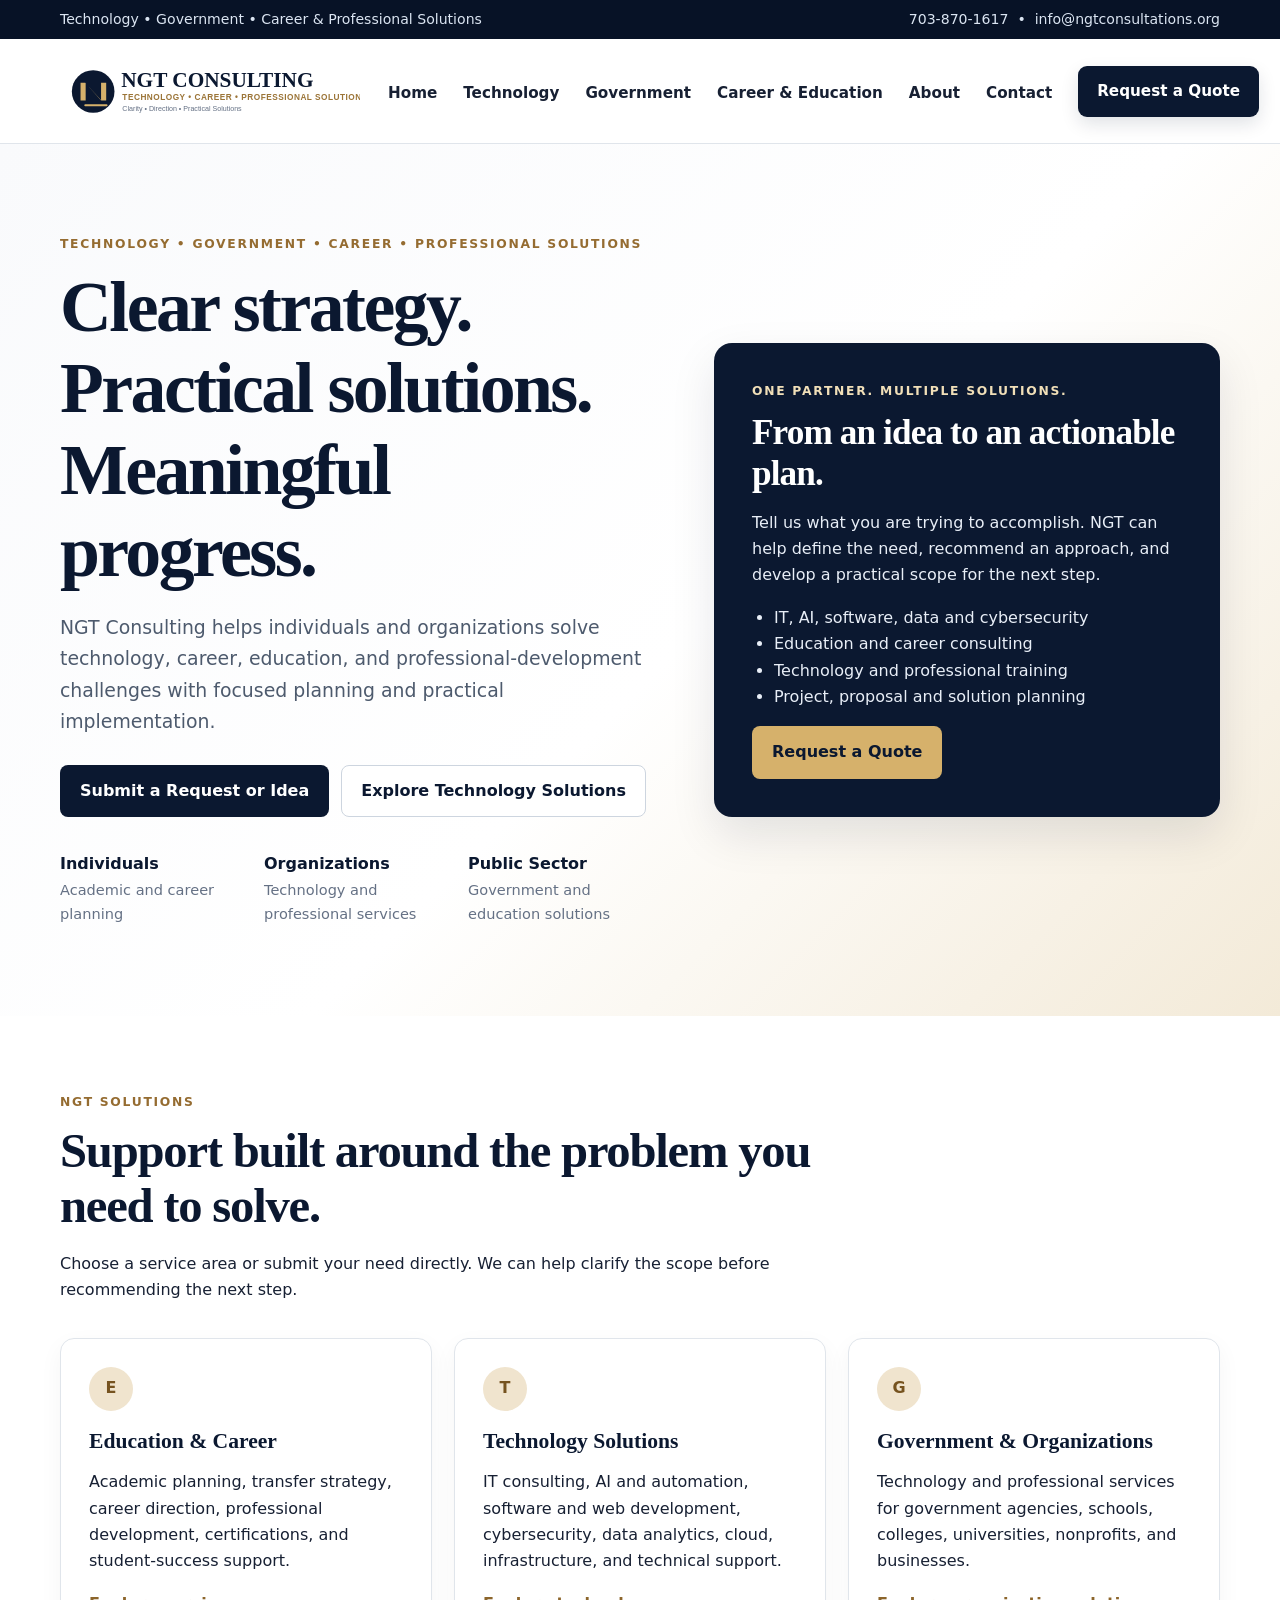
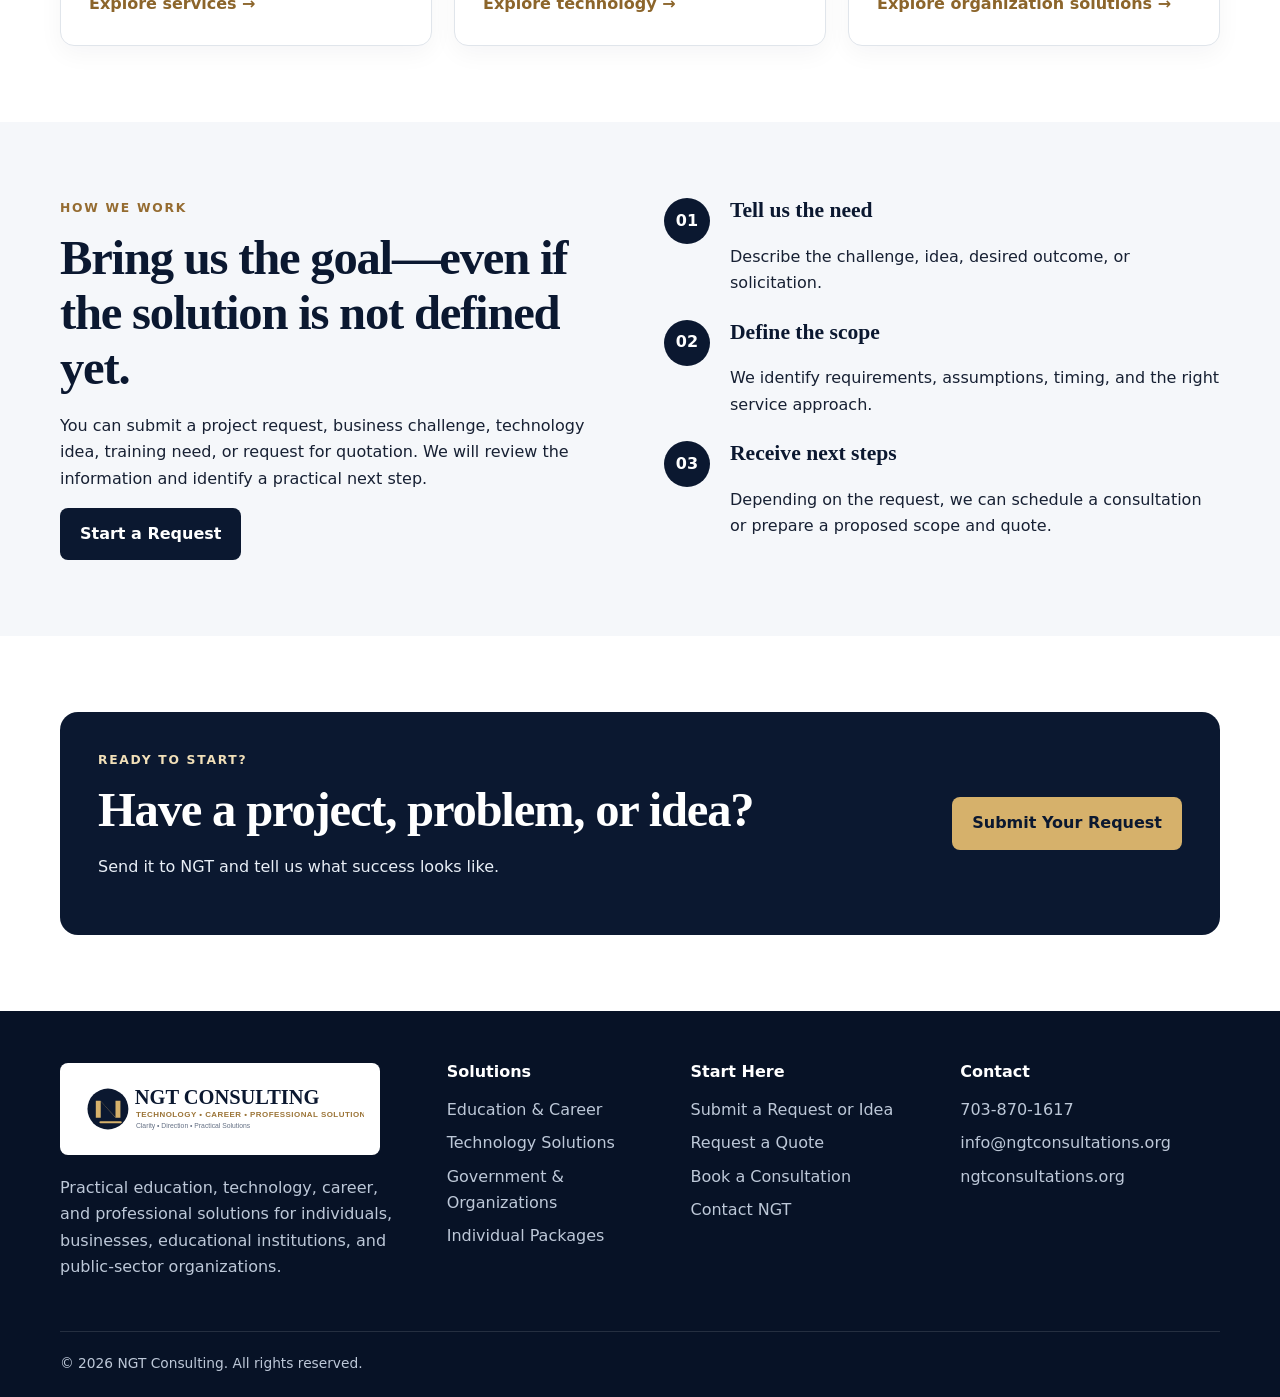
<file: index.html>
<!doctype html>
<html lang="en">

<head>

<meta charset="utf-8">

<meta name="viewport" content="width=device-width,initial-scale=1">

<title>Home | NGT Consulting</title>

<meta
  name="description"
  content="Technology, government, career, education, and professional consulting solutions.">

<meta
  name="theme-color"
  content="#0b1830">

<link
  rel="icon"
  href="assets/images/logo.svg"
  type="image/svg+xml">

<link
  rel="stylesheet"
  href="assets/css/styles.css">

</head>


<body>


<!-- =========================================
     TOP BAR
========================================= -->

<div class="topbar">

  <div class="container topbar-inner">

    <span>
      Technology • Government • Career & Professional Solutions
    </span>

    <span>

      <a href="tel:7038701617">
        703-870-1617
      </a>

      &nbsp;•&nbsp;

      <a href="mailto:info@ngtconsultations.org">
        info@ngtconsultations.org
      </a>

    </span>

  </div>

</div>



<!-- =========================================
     HEADER
========================================= -->

<header class="site-header">

  <div class="container nav">


    <!-- HEADER LOGO -->

    <a
      class="brand"
      href="index.html"
      aria-label="NGT Consulting home">

      <img
        src="assets/images/logo.svg"
        alt="NGT Consulting">

    </a>


    <!-- MOBILE MENU BUTTON -->

    <button
      class="menu-toggle"
      aria-label="Open navigation menu"
      aria-expanded="false">

      ☰

    </button>


    <!-- NAVIGATION -->

    <nav class="menu">

      <a href="index.html">
        Home
      </a>

      <a href="technology.html">
        Technology
      </a>

      <a href="government.html">
        Government
      </a>

      <a href="education-career.html">
        Career & Education
      </a>

      <a href="about.html">
        About
      </a>

      <a href="contact.html">
        Contact
      </a>

      <a
        class="btn btn-primary nav-cta"
        href="request.html">

        Request a Quote

      </a>

    </nav>

  </div>

</header>



<!-- =========================================
     MAIN
========================================= -->

<main>



<!-- =========================================
     HERO
========================================= -->

<section class="hero">

  <div class="container hero-grid">


    <!-- HERO LEFT -->

    <div class="reveal">

      <div class="eyebrow">

        TECHNOLOGY • GOVERNMENT • CAREER • PROFESSIONAL SOLUTIONS

      </div>


      <h1>

        Clear strategy. Practical solutions. Meaningful progress.

      </h1>


      <p class="lead">

        NGT Consulting helps individuals and organizations solve
        technology, career, education, and professional-development
        challenges with focused planning and practical implementation.

      </p>


      <div class="hero-actions">


        <a
          class="btn btn-primary"
          href="request.html">

          Submit a Request or Idea

        </a>


        <a
          class="btn btn-secondary"
          href="technology.html">

          Explore Technology Solutions

        </a>


      </div>



      <div class="trust-row">


        <div>

          <strong>
            Individuals
          </strong>

          Academic and career planning

        </div>


        <div>

          <strong>
            Organizations
          </strong>

          Technology and professional services

        </div>


        <div>

          <strong>
            Public Sector
          </strong>

          Government and education solutions

        </div>


      </div>

    </div>



    <!-- HERO RIGHT -->

    <div class="hero-panel reveal">


      <div class="eyebrow light">

        ONE PARTNER. MULTIPLE SOLUTIONS.

      </div>


      <h2>

        From an idea to an actionable plan.

      </h2>


      <p>

        Tell us what you are trying to accomplish.
        NGT can help define the need, recommend an approach,
        and develop a practical scope for the next step.

      </p>


      <ul>

        <li>
          IT, AI, software, data and cybersecurity
        </li>

        <li>
          Education and career consulting
        </li>

        <li>
          Technology and professional training
        </li>

        <li>
          Project, proposal and solution planning
        </li>

      </ul>


      <a
        class="btn btn-gold"
        href="request.html#quote">

        Request a Quote

      </a>


    </div>

  </div>

</section>



<!-- =========================================
     SOLUTIONS
========================================= -->

<section class="section">

  <div class="container">


    <div class="section-head reveal">


      <div class="eyebrow">

        NGT SOLUTIONS

      </div>


      <h2>

        Support built around the problem you need to solve.

      </h2>


      <p>

        Choose a service area or submit your need directly.
        We can help clarify the scope before recommending
        the next step.

      </p>


    </div>



    <div class="cards service-cards">


      <!-- EDUCATION & CAREER -->

      <article class="card reveal">


        <div class="icon">

          E

        </div>


        <h3>

          Education & Career

        </h3>


        <p>

          Academic planning, transfer strategy, career direction,
          professional development, certifications, and
          student-success support.

        </p>


        <a
          class="service-link"
          href="education-career.html">

          Explore services →

        </a>


      </article>



      <!-- TECHNOLOGY -->

      <article class="card reveal">


        <div class="icon">

          T

        </div>


        <h3>

          Technology Solutions

        </h3>


        <p>

          IT consulting, AI and automation, software and web
          development, cybersecurity, data analytics, cloud,
          infrastructure, and technical support.

        </p>


        <a
          class="service-link"
          href="technology.html">

          Explore technology →

        </a>


      </article>



      <!-- GOVERNMENT -->

      <article class="card reveal">


        <div class="icon">

          G

        </div>


        <h3>

          Government & Organizations

        </h3>


        <p>

          Technology and professional services for government
          agencies, schools, colleges, universities, nonprofits,
          and businesses.

        </p>


        <a
          class="service-link"
          href="government.html">

          Explore organization solutions →

        </a>


      </article>


    </div>

  </div>

</section>



<!-- =========================================
     HOW WE WORK
========================================= -->

<section class="section section-alt">

  <div class="container two-col">


    <!-- LEFT -->

    <div class="reveal">


      <div class="eyebrow">

        HOW WE WORK

      </div>


      <h2>

        Bring us the goal—even if the solution is not defined yet.

      </h2>


      <p>

        You can submit a project request, business challenge,
        technology idea, training need, or request for quotation.
        We will review the information and identify a practical
        next step.

      </p>


      <a
        class="btn btn-primary"
        href="request.html">

        Start a Request

      </a>


    </div>



    <!-- RIGHT -->

    <div class="steps reveal">


      <!-- STEP 1 -->

      <div>


        <span>

          01

        </span>


        <h3>

          Tell us the need

        </h3>


        <p>

          Describe the challenge, idea, desired outcome,
          or solicitation.

        </p>


      </div>



      <!-- STEP 2 -->

      <div>


        <span>

          02

        </span>


        <h3>

          Define the scope

        </h3>


        <p>

          We identify requirements, assumptions, timing,
          and the right service approach.

        </p>


      </div>



      <!-- STEP 3 -->

      <div>


        <span>

          03

        </span>


        <h3>

          Receive next steps

        </h3>


        <p>

          Depending on the request, we can schedule a consultation
          or prepare a proposed scope and quote.

        </p>


      </div>


    </div>

  </div>

</section>



<!-- =========================================
     CALL TO ACTION
========================================= -->

<section class="section">

  <div class="container cta reveal">


    <div>


      <div class="eyebrow light">

        READY TO START?

      </div>


      <h2>

        Have a project, problem, or idea?

      </h2>


      <p>

        Send it to NGT and tell us what success looks like.

      </p>


    </div>


    <a
      class="btn btn-gold"
      href="request.html">

      Submit Your Request

    </a>


  </div>

</section>


</main>



<!-- =========================================
     FOOTER
========================================= -->

<footer class="footer">

  <div class="container">


    <div class="footer-grid">



      <!-- =====================================
           REAL NGT LOGO
           Uses the SAME logo as the header
      ====================================== -->

      <div class="footer-company">


        <div class="footer-logo-card">


          <img
            class="footer-real-logo"
            src="assets/images/logo.svg"
            alt="NGT Consulting">


        </div>


        <p>

          Practical education, technology, career, and professional
          solutions for individuals, businesses, educational
          institutions, and public-sector organizations.

        </p>


      </div>



      <!-- =====================================
           SOLUTIONS
      ====================================== -->

      <div>


        <h3>

          Solutions

        </h3>


        <a href="education-career.html">

          Education & Career

        </a>


        <a href="technology.html">

          Technology Solutions

        </a>


        <a href="government.html">

          Government & Organizations

        </a>


        <a href="packages.html">

          Individual Packages

        </a>


      </div>



      <!-- =====================================
           START HERE
      ====================================== -->

      <div>


        <h3>

          Start Here

        </h3>


        <a href="request.html">

          Submit a Request or Idea

        </a>


        <a href="request.html#quote">

          Request a Quote

        </a>


        <a href="appointment.html">

          Book a Consultation

        </a>


        <a href="contact.html">

          Contact NGT

        </a>


      </div>



      <!-- =====================================
           CONTACT
      ====================================== -->

      <div>


        <h3>

          Contact

        </h3>


        <a href="tel:7038701617">

          703-870-1617

        </a>


        <a href="mailto:info@ngtconsultations.org">

          info@ngtconsultations.org

        </a>


        <a href="https://ngtconsultations.org">

          ngtconsultations.org

        </a>


      </div>


    </div>



    <!-- COPYRIGHT -->

    <div class="copy">

      © 2026 NGT Consulting. All rights reserved.

    </div>


  </div>

</footer>



<!-- =========================================
     JAVASCRIPT
========================================= -->

<script src="assets/js/main.js"></script>


</body>

</html>
</file>
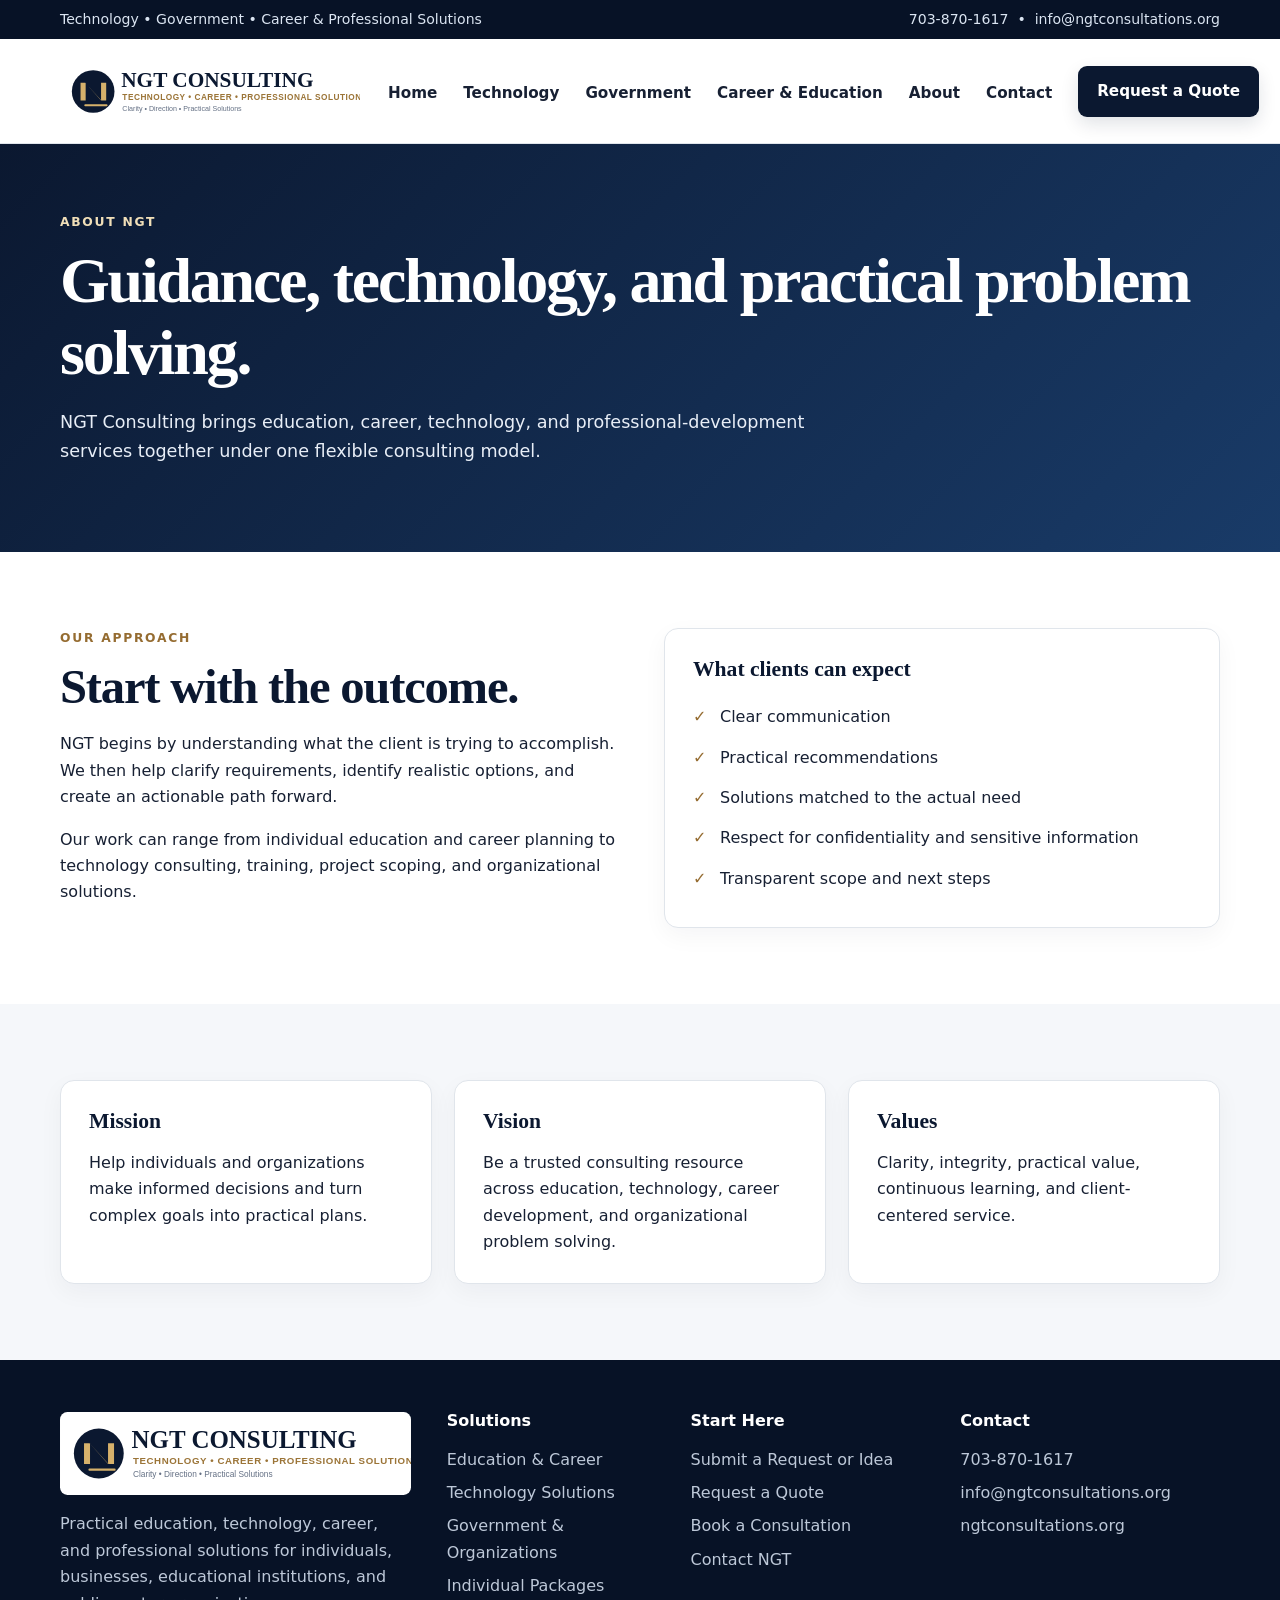
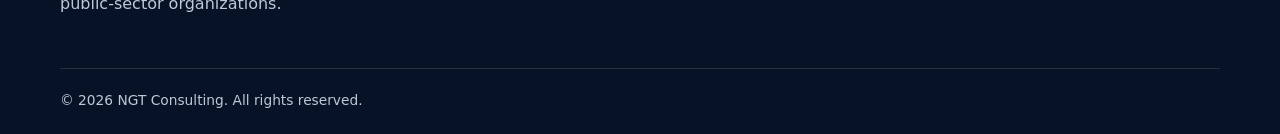
<file: about.html>
<!doctype html>
<html lang="en">
<head>
<meta charset="utf-8">
<meta name="viewport" content="width=device-width,initial-scale=1">
<title>About | NGT Consulting</title>
<meta name="description" content="About NGT Consulting and its approach to education, technology, career, and organizational solutions.">
<meta name="theme-color" content="#0b1830">
<link rel="icon" href="assets/images/logo.svg" type="image/svg+xml">
<link rel="stylesheet" href="assets/css/styles.css">
</head>
<body>

<div class="topbar"><div class="container topbar-inner">
  <span>Technology • Government • Career & Professional Solutions</span>
  <span><a href="tel:7038701617">703-870-1617</a> &nbsp;•&nbsp; <a href="mailto:info@ngtconsultations.org">info@ngtconsultations.org</a></span>
</div></div>


<header class="site-header">
  <div class="container nav">
    <a class="brand" href="index.html" aria-label="NGT Consulting home">
      <img src="assets/images/logo.svg" alt="NGT Consulting">
    </a>
    <button class="menu-toggle" aria-label="Open navigation menu" aria-expanded="false">☰</button>
    <nav class="menu">
      <a href="index.html">Home</a>
      <a href="technology.html">Technology</a>
      <a href="government.html">Government</a>
      <a href="education-career.html">Career & Education</a>
      <a href="about.html">About</a>
      <a href="contact.html">Contact</a>
      <a class="btn btn-primary nav-cta" href="request.html">Request a Quote</a>
    </nav>
  </div>
</header>

<main>

<section class="page-hero"><div class="container"><div class="eyebrow light">ABOUT NGT</div><h1>Guidance, technology, and practical problem solving.</h1><p>NGT Consulting brings education, career, technology, and professional-development services together under one flexible consulting model.</p></div></section>
<section class="section"><div class="container two-col"><div><div class="eyebrow">OUR APPROACH</div><h2>Start with the outcome.</h2><p>NGT begins by understanding what the client is trying to accomplish. We then help clarify requirements, identify realistic options, and create an actionable path forward.</p><p>Our work can range from individual education and career planning to technology consulting, training, project scoping, and organizational solutions.</p></div><div class="card"><h3>What clients can expect</h3><ul class="checklist"><li>Clear communication</li><li>Practical recommendations</li><li>Solutions matched to the actual need</li><li>Respect for confidentiality and sensitive information</li><li>Transparent scope and next steps</li></ul></div></div></section>
<section class="section section-alt"><div class="container"><div class="cards"><div class="card"><h3>Mission</h3><p>Help individuals and organizations make informed decisions and turn complex goals into practical plans.</p></div><div class="card"><h3>Vision</h3><p>Be a trusted consulting resource across education, technology, career development, and organizational problem solving.</p></div><div class="card"><h3>Values</h3><p>Clarity, integrity, practical value, continuous learning, and client-centered service.</p></div></div></div></section>

</main>

<footer class="footer">
  <div class="container">
    <div class="footer-grid">
      <div>
        <img class="footer-logo" src="assets/images/logo.svg" alt="NGT Consulting">
        <p>Practical education, technology, career, and professional solutions for individuals, businesses, educational institutions, and public-sector organizations.</p>
      </div>
      <div>
        <h3>Solutions</h3>
        <a href="education-career.html">Education & Career</a>
        <a href="technology.html">Technology Solutions</a>
        <a href="government.html">Government & Organizations</a>
        <a href="packages.html">Individual Packages</a>
      </div>
      <div>
        <h3>Start Here</h3>
        <a href="request.html">Submit a Request or Idea</a>
        <a href="request.html#quote">Request a Quote</a>
        <a href="appointment.html">Book a Consultation</a>
        <a href="contact.html">Contact NGT</a>
      </div>
      <div>
        <h3>Contact</h3>
        <a href="tel:7038701617">703-870-1617</a>
        <a href="mailto:info@ngtconsultations.org">info@ngtconsultations.org</a>
        <a href="https://ngtconsultations.org">ngtconsultations.org</a>
      </div>
    </div>
    <div class="copy">© 2026 NGT Consulting. All rights reserved.</div>
  </div>
</footer>

<script src="assets/js/main.js"></script>
</body>
</html>
</file>
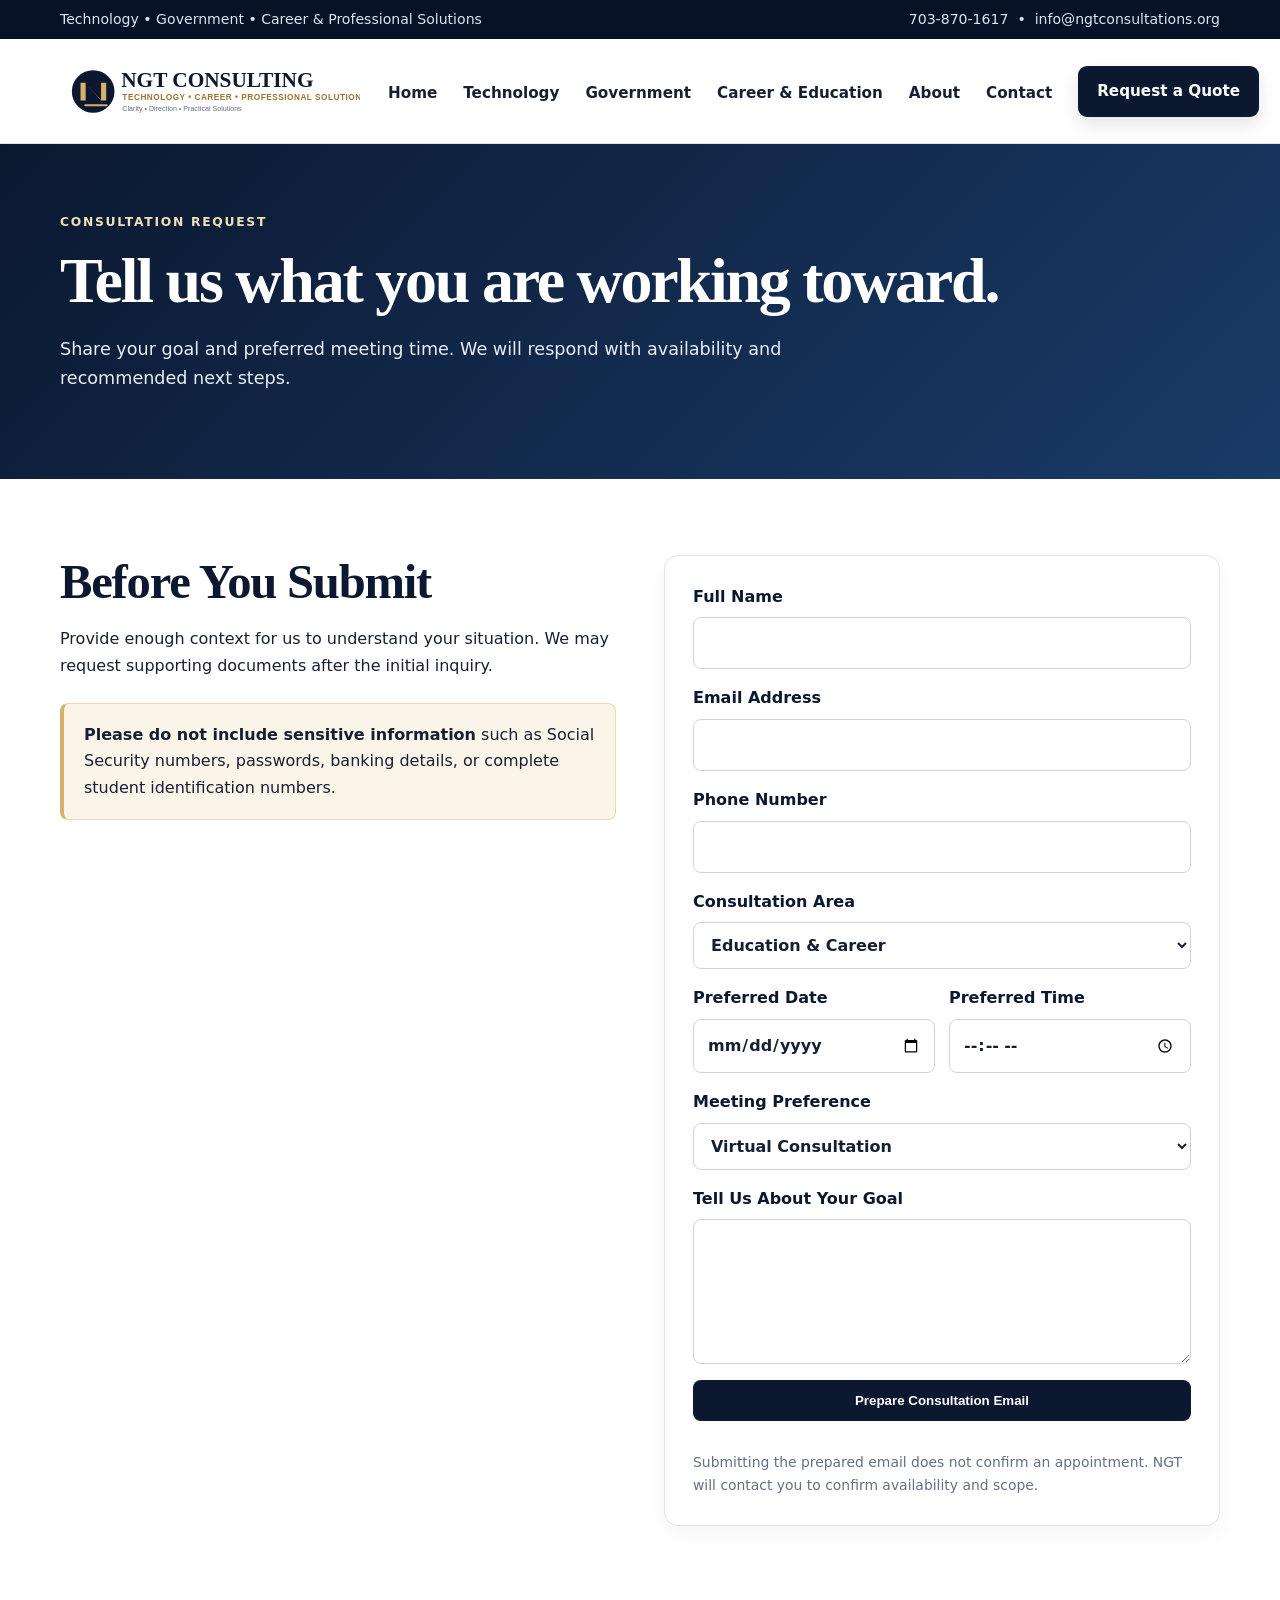
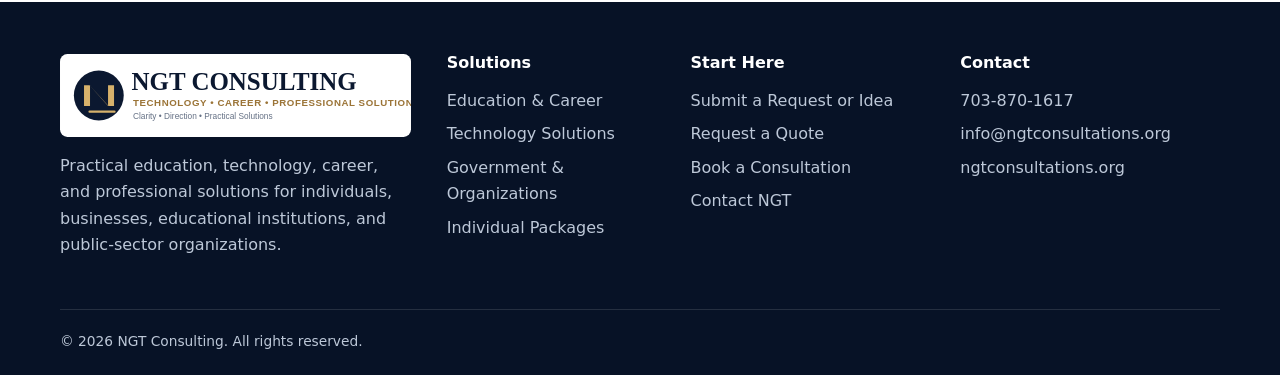
<file: appointment.html>
<!doctype html>
<html lang="en">
<head>
<meta charset="utf-8">
<meta name="viewport" content="width=device-width,initial-scale=1">
<title>Consultation Request | NGT Consulting</title>
<meta name="description" content="Request a consultation with NGT Consulting.">
<meta name="theme-color" content="#0b1830">
<link rel="icon" href="assets/images/logo.svg" type="image/svg+xml">
<link rel="stylesheet" href="assets/css/styles.css">
</head>
<body>

<div class="topbar"><div class="container topbar-inner">
  <span>Technology • Government • Career & Professional Solutions</span>
  <span><a href="tel:7038701617">703-870-1617</a> &nbsp;•&nbsp; <a href="mailto:info@ngtconsultations.org">info@ngtconsultations.org</a></span>
</div></div>


<header class="site-header">
  <div class="container nav">
    <a class="brand" href="index.html" aria-label="NGT Consulting home">
      <img src="assets/images/logo.svg" alt="NGT Consulting">
    </a>
    <button class="menu-toggle" aria-label="Open navigation menu" aria-expanded="false">☰</button>
    <nav class="menu">
      <a href="index.html">Home</a>
      <a href="technology.html">Technology</a>
      <a href="government.html">Government</a>
      <a href="education-career.html">Career & Education</a>
      <a href="about.html">About</a>
      <a href="contact.html">Contact</a>
      <a class="btn btn-primary nav-cta" href="request.html">Request a Quote</a>
    </nav>
  </div>
</header>

<main>

<section class="page-hero"><div class="container"><div class="eyebrow light">CONSULTATION REQUEST</div><h1>Tell us what you are working toward.</h1><p>Share your goal and preferred meeting time. We will respond with availability and recommended next steps.</p></div></section>
<section class="section"><div class="container two-col"><div><h2>Before You Submit</h2><p>Provide enough context for us to understand your situation. We may request supporting documents after the initial inquiry.</p><div class="note"><strong>Please do not include sensitive information</strong> such as Social Security numbers, passwords, banking details, or complete student identification numbers.</div></div>
<div class="card"><form class="form" data-appointment-form>
<label>Full Name<input required name="name"></label><label>Email Address<input required type="email" name="email"></label><label>Phone Number<input name="phone"></label>
<label>Consultation Area<select name="service"><option>Education & Career</option><option>Technology / IT</option><option>Government / Organizational Services</option><option>Professional Development</option><option>Other</option></select></label>
<div class="form-row"><label>Preferred Date<input type="date" name="date"></label><label>Preferred Time<input type="time" name="time"></label></div>
<label>Meeting Preference<select name="meeting"><option>Virtual Consultation</option><option>Phone Consultation</option><option>Other arrangement</option></select></label>
<label>Tell Us About Your Goal<textarea required name="goal"></textarea></label>
<button class="btn btn-primary" type="submit">Prepare Consultation Email</button><p class="notice">Submitting the prepared email does not confirm an appointment. NGT will contact you to confirm availability and scope.</p>
</form></div></div></section>

</main>

<footer class="footer">
  <div class="container">
    <div class="footer-grid">
      <div>
        <img class="footer-logo" src="assets/images/logo.svg" alt="NGT Consulting">
        <p>Practical education, technology, career, and professional solutions for individuals, businesses, educational institutions, and public-sector organizations.</p>
      </div>
      <div>
        <h3>Solutions</h3>
        <a href="education-career.html">Education & Career</a>
        <a href="technology.html">Technology Solutions</a>
        <a href="government.html">Government & Organizations</a>
        <a href="packages.html">Individual Packages</a>
      </div>
      <div>
        <h3>Start Here</h3>
        <a href="request.html">Submit a Request or Idea</a>
        <a href="request.html#quote">Request a Quote</a>
        <a href="appointment.html">Book a Consultation</a>
        <a href="contact.html">Contact NGT</a>
      </div>
      <div>
        <h3>Contact</h3>
        <a href="tel:7038701617">703-870-1617</a>
        <a href="mailto:info@ngtconsultations.org">info@ngtconsultations.org</a>
        <a href="https://ngtconsultations.org">ngtconsultations.org</a>
      </div>
    </div>
    <div class="copy">© 2026 NGT Consulting. All rights reserved.</div>
  </div>
</footer>

<script src="assets/js/main.js"></script>
</body>
</html>
</file>
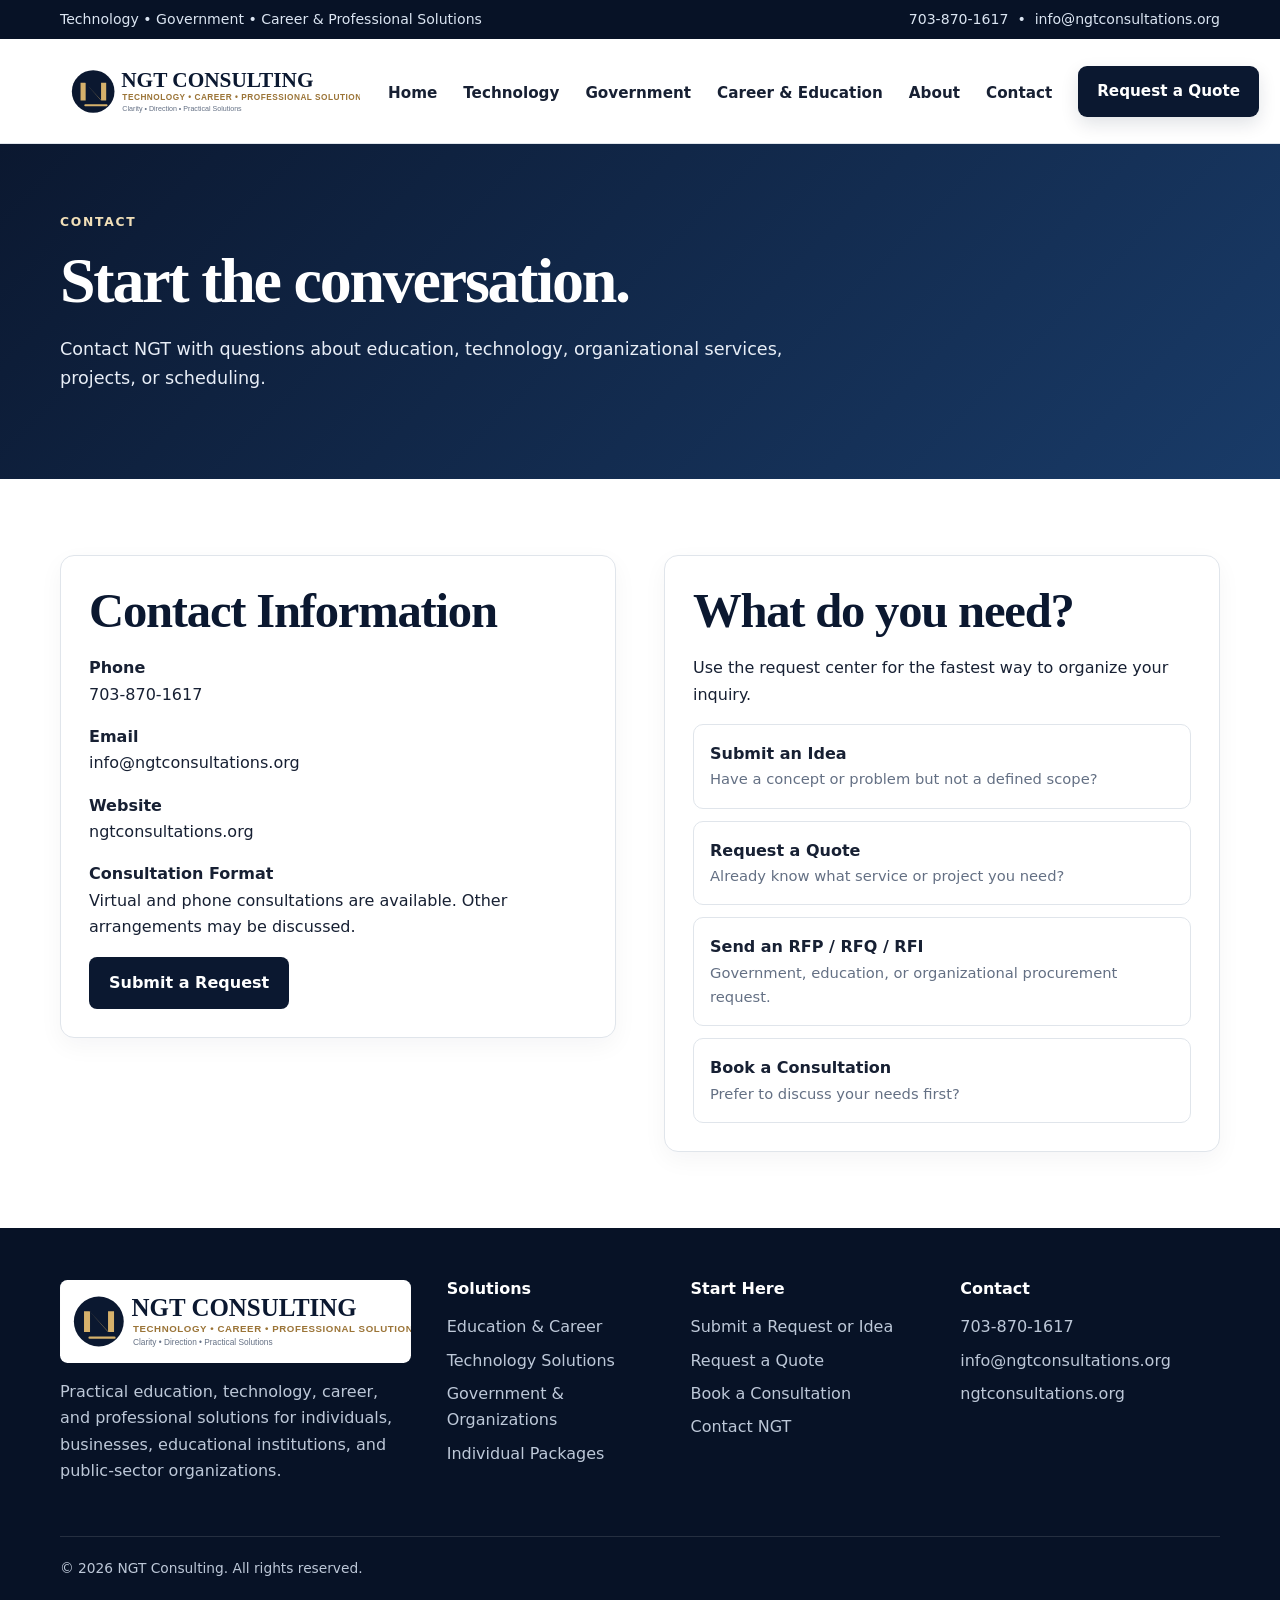
<file: contact.html>
<!doctype html>
<html lang="en">
<head>
<meta charset="utf-8">
<meta name="viewport" content="width=device-width,initial-scale=1">
<title>Contact | NGT Consulting</title>
<meta name="description" content="Contact NGT Consulting.">
<meta name="theme-color" content="#0b1830">
<link rel="icon" href="assets/images/logo.svg" type="image/svg+xml">
<link rel="stylesheet" href="assets/css/styles.css">
</head>
<body>

<div class="topbar"><div class="container topbar-inner">
  <span>Technology • Government • Career & Professional Solutions</span>
  <span><a href="tel:7038701617">703-870-1617</a> &nbsp;•&nbsp; <a href="mailto:info@ngtconsultations.org">info@ngtconsultations.org</a></span>
</div></div>


<header class="site-header">
  <div class="container nav">
    <a class="brand" href="index.html" aria-label="NGT Consulting home">
      <img src="assets/images/logo.svg" alt="NGT Consulting">
    </a>
    <button class="menu-toggle" aria-label="Open navigation menu" aria-expanded="false">☰</button>
    <nav class="menu">
      <a href="index.html">Home</a>
      <a href="technology.html">Technology</a>
      <a href="government.html">Government</a>
      <a href="education-career.html">Career & Education</a>
      <a href="about.html">About</a>
      <a href="contact.html">Contact</a>
      <a class="btn btn-primary nav-cta" href="request.html">Request a Quote</a>
    </nav>
  </div>
</header>

<main>

<section class="page-hero"><div class="container"><div class="eyebrow light">CONTACT</div><h1>Start the conversation.</h1><p>Contact NGT with questions about education, technology, organizational services, projects, or scheduling.</p></div></section>
<section class="section"><div class="container two-col"><div class="card"><h2>Contact Information</h2><p><strong>Phone</strong><br><a href="tel:7038701617">703-870-1617</a></p><p><strong>Email</strong><br><a href="mailto:info@ngtconsultations.org">info@ngtconsultations.org</a></p><p><strong>Website</strong><br>ngtconsultations.org</p><p><strong>Consultation Format</strong><br>Virtual and phone consultations are available. Other arrangements may be discussed.</p><a class="btn btn-primary" href="request.html">Submit a Request</a></div>
<div class="card"><h2>What do you need?</h2><p>Use the request center for the fastest way to organize your inquiry.</p><div class="request-links"><a href="request.html?type=idea"><strong>Submit an Idea</strong><span>Have a concept or problem but not a defined scope?</span></a><a href="request.html?type=quote"><strong>Request a Quote</strong><span>Already know what service or project you need?</span></a><a href="request.html?type=solicitation"><strong>Send an RFP / RFQ / RFI</strong><span>Government, education, or organizational procurement request.</span></a><a href="appointment.html"><strong>Book a Consultation</strong><span>Prefer to discuss your needs first?</span></a></div></div></div></section>

</main>

<footer class="footer">
  <div class="container">
    <div class="footer-grid">
      <div>
        <img class="footer-logo" src="assets/images/logo.svg" alt="NGT Consulting">
        <p>Practical education, technology, career, and professional solutions for individuals, businesses, educational institutions, and public-sector organizations.</p>
      </div>
      <div>
        <h3>Solutions</h3>
        <a href="education-career.html">Education & Career</a>
        <a href="technology.html">Technology Solutions</a>
        <a href="government.html">Government & Organizations</a>
        <a href="packages.html">Individual Packages</a>
      </div>
      <div>
        <h3>Start Here</h3>
        <a href="request.html">Submit a Request or Idea</a>
        <a href="request.html#quote">Request a Quote</a>
        <a href="appointment.html">Book a Consultation</a>
        <a href="contact.html">Contact NGT</a>
      </div>
      <div>
        <h3>Contact</h3>
        <a href="tel:7038701617">703-870-1617</a>
        <a href="mailto:info@ngtconsultations.org">info@ngtconsultations.org</a>
        <a href="https://ngtconsultations.org">ngtconsultations.org</a>
      </div>
    </div>
    <div class="copy">© 2026 NGT Consulting. All rights reserved.</div>
  </div>
</footer>

<script src="assets/js/main.js"></script>
</body>
</html>
</file>
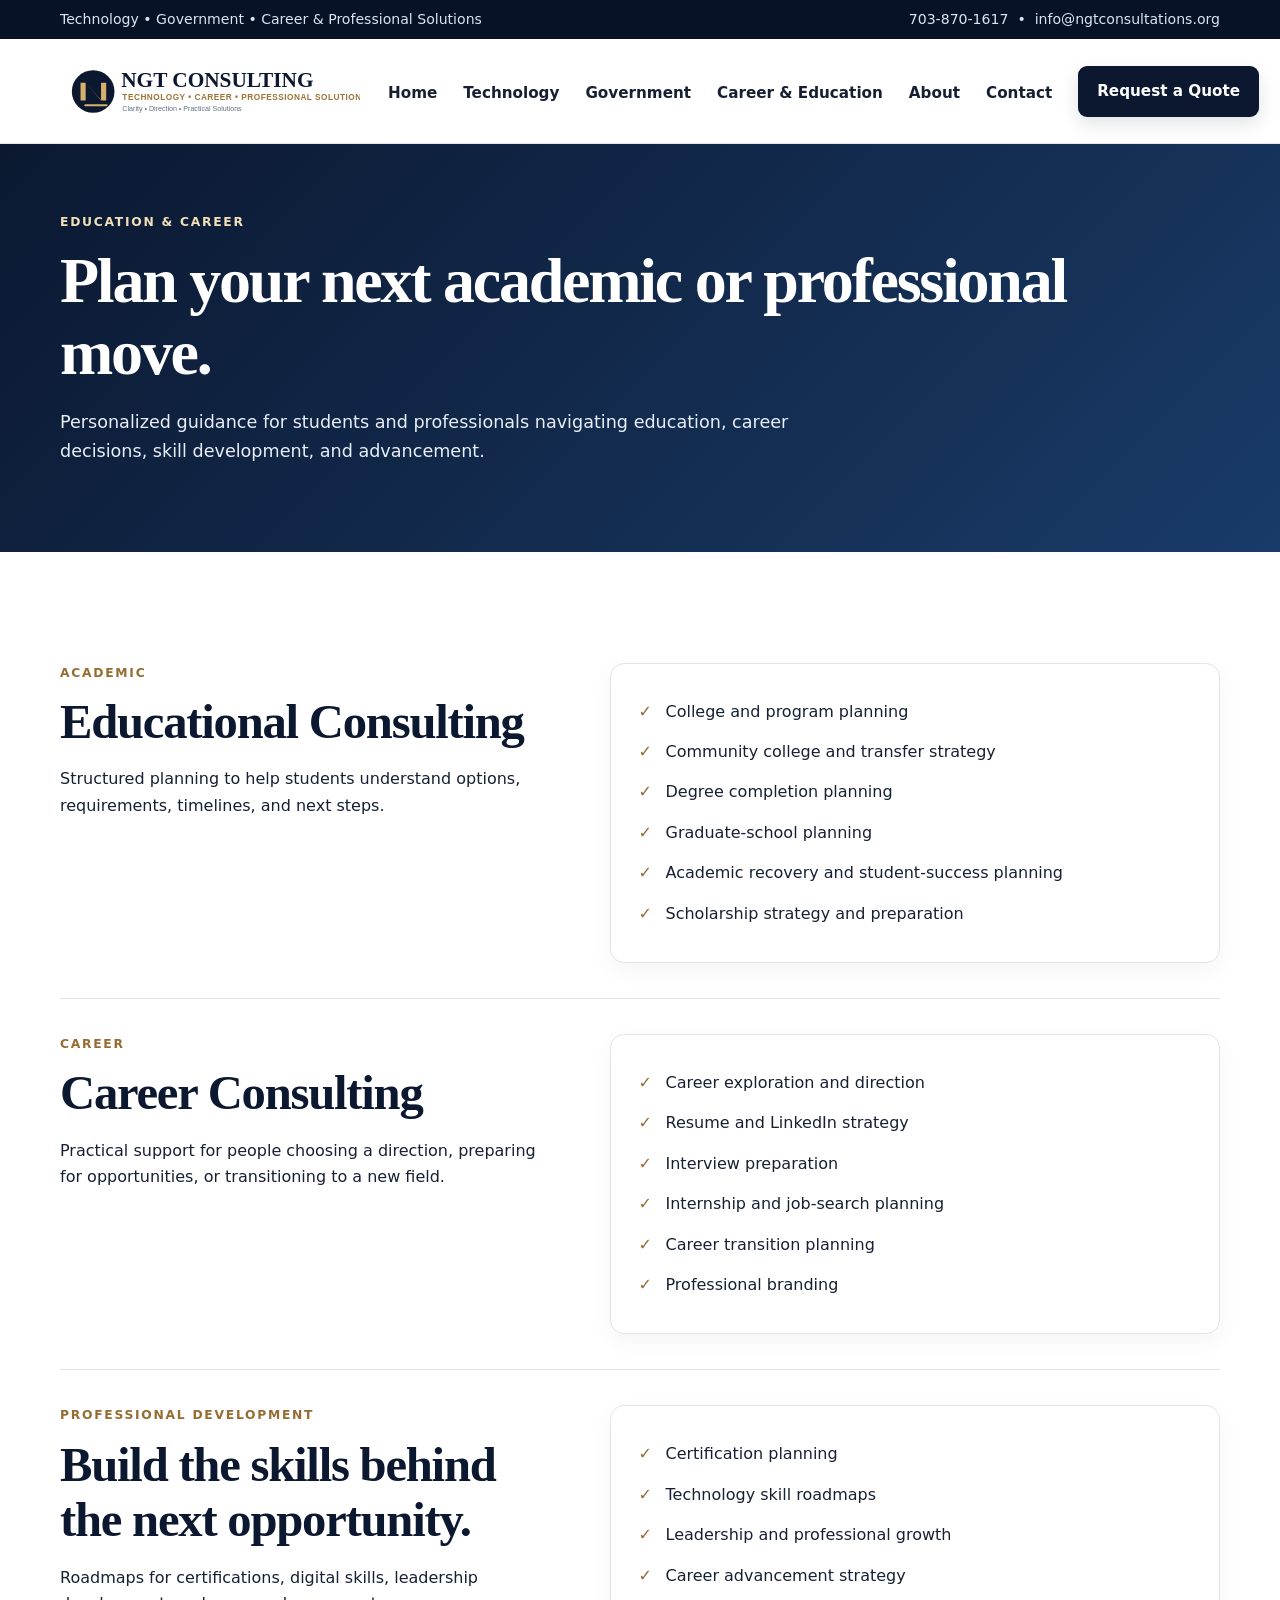
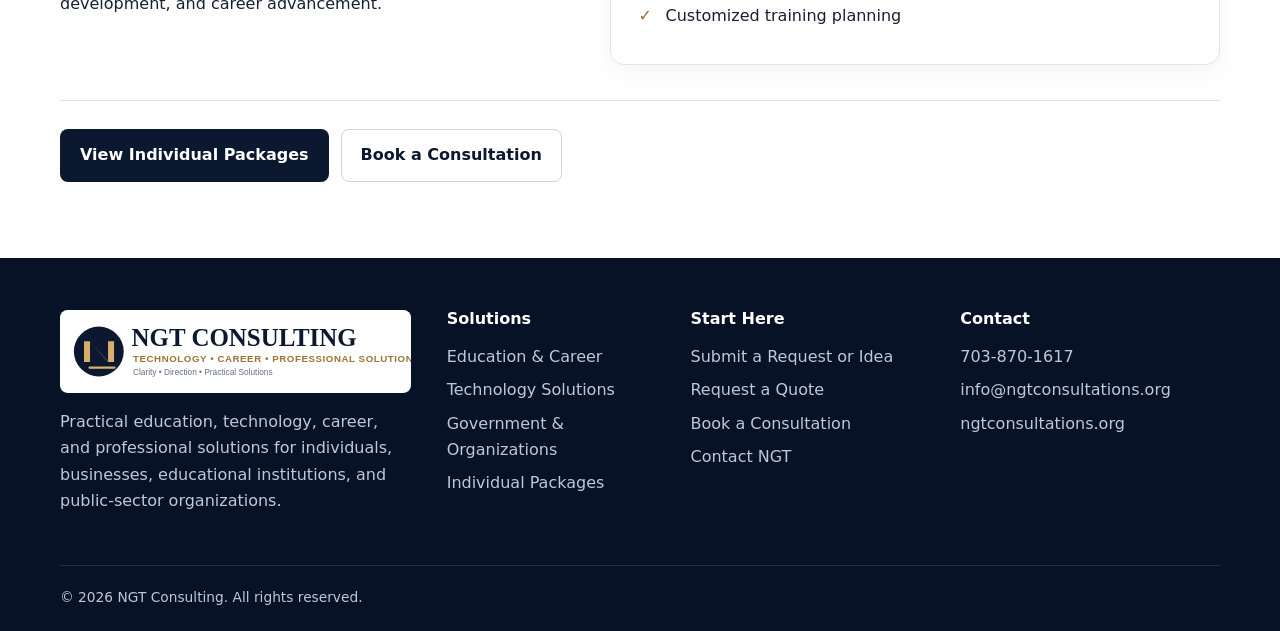
<file: education-career.html>
<!doctype html>
<html lang="en">
<head>
<meta charset="utf-8">
<meta name="viewport" content="width=device-width,initial-scale=1">
<title>Education &amp; Career | NGT Consulting</title>
<meta name="description" content="Academic, career, and professional-development consulting.">
<meta name="theme-color" content="#0b1830">
<link rel="icon" href="assets/images/logo.svg" type="image/svg+xml">
<link rel="stylesheet" href="assets/css/styles.css">
</head>
<body>

<div class="topbar"><div class="container topbar-inner">
  <span>Technology • Government • Career & Professional Solutions</span>
  <span><a href="tel:7038701617">703-870-1617</a> &nbsp;•&nbsp; <a href="mailto:info@ngtconsultations.org">info@ngtconsultations.org</a></span>
</div></div>


<header class="site-header">
  <div class="container nav">
    <a class="brand" href="index.html" aria-label="NGT Consulting home">
      <img src="assets/images/logo.svg" alt="NGT Consulting">
    </a>
    <button class="menu-toggle" aria-label="Open navigation menu" aria-expanded="false">☰</button>
    <nav class="menu">
      <a href="index.html">Home</a>
      <a href="technology.html">Technology</a>
      <a href="government.html">Government</a>
      <a href="education-career.html">Career & Education</a>
      <a href="about.html">About</a>
      <a href="contact.html">Contact</a>
      <a class="btn btn-primary nav-cta" href="request.html">Request a Quote</a>
    </nav>
  </div>
</header>

<main>

<section class="page-hero"><div class="container"><div class="eyebrow light">EDUCATION & CAREER</div><h1>Plan your next academic or professional move.</h1><p>Personalized guidance for students and professionals navigating education, career decisions, skill development, and advancement.</p></div></section>
<section class="section"><div class="container">
<div class="service-block" id="academic"><div><div class="eyebrow">ACADEMIC</div><h2>Educational Consulting</h2><p>Structured planning to help students understand options, requirements, timelines, and next steps.</p></div><div class="card"><ul class="checklist"><li>College and program planning</li><li>Community college and transfer strategy</li><li>Degree completion planning</li><li>Graduate-school planning</li><li>Academic recovery and student-success planning</li><li>Scholarship strategy and preparation</li></ul></div></div>
<div class="service-block" id="career"><div><div class="eyebrow">CAREER</div><h2>Career Consulting</h2><p>Practical support for people choosing a direction, preparing for opportunities, or transitioning to a new field.</p></div><div class="card"><ul class="checklist"><li>Career exploration and direction</li><li>Resume and LinkedIn strategy</li><li>Interview preparation</li><li>Internship and job-search planning</li><li>Career transition planning</li><li>Professional branding</li></ul></div></div>
<div class="service-block" id="professional"><div><div class="eyebrow">PROFESSIONAL DEVELOPMENT</div><h2>Build the skills behind the next opportunity.</h2><p>Roadmaps for certifications, digital skills, leadership development, and career advancement.</p></div><div class="card"><ul class="checklist"><li>Certification planning</li><li>Technology skill roadmaps</li><li>Leadership and professional growth</li><li>Career advancement strategy</li><li>Customized training planning</li></ul></div></div>
<div class="center-actions"><a class="btn btn-primary" href="packages.html">View Individual Packages</a><a class="btn btn-secondary" href="appointment.html">Book a Consultation</a></div>
</div></section>

</main>

<footer class="footer">
  <div class="container">
    <div class="footer-grid">
      <div>
        <img class="footer-logo" src="assets/images/logo.svg" alt="NGT Consulting">
        <p>Practical education, technology, career, and professional solutions for individuals, businesses, educational institutions, and public-sector organizations.</p>
      </div>
      <div>
        <h3>Solutions</h3>
        <a href="education-career.html">Education & Career</a>
        <a href="technology.html">Technology Solutions</a>
        <a href="government.html">Government & Organizations</a>
        <a href="packages.html">Individual Packages</a>
      </div>
      <div>
        <h3>Start Here</h3>
        <a href="request.html">Submit a Request or Idea</a>
        <a href="request.html#quote">Request a Quote</a>
        <a href="appointment.html">Book a Consultation</a>
        <a href="contact.html">Contact NGT</a>
      </div>
      <div>
        <h3>Contact</h3>
        <a href="tel:7038701617">703-870-1617</a>
        <a href="mailto:info@ngtconsultations.org">info@ngtconsultations.org</a>
        <a href="https://ngtconsultations.org">ngtconsultations.org</a>
      </div>
    </div>
    <div class="copy">© 2026 NGT Consulting. All rights reserved.</div>
  </div>
</footer>

<script src="assets/js/main.js"></script>
</body>
</html>
</file>
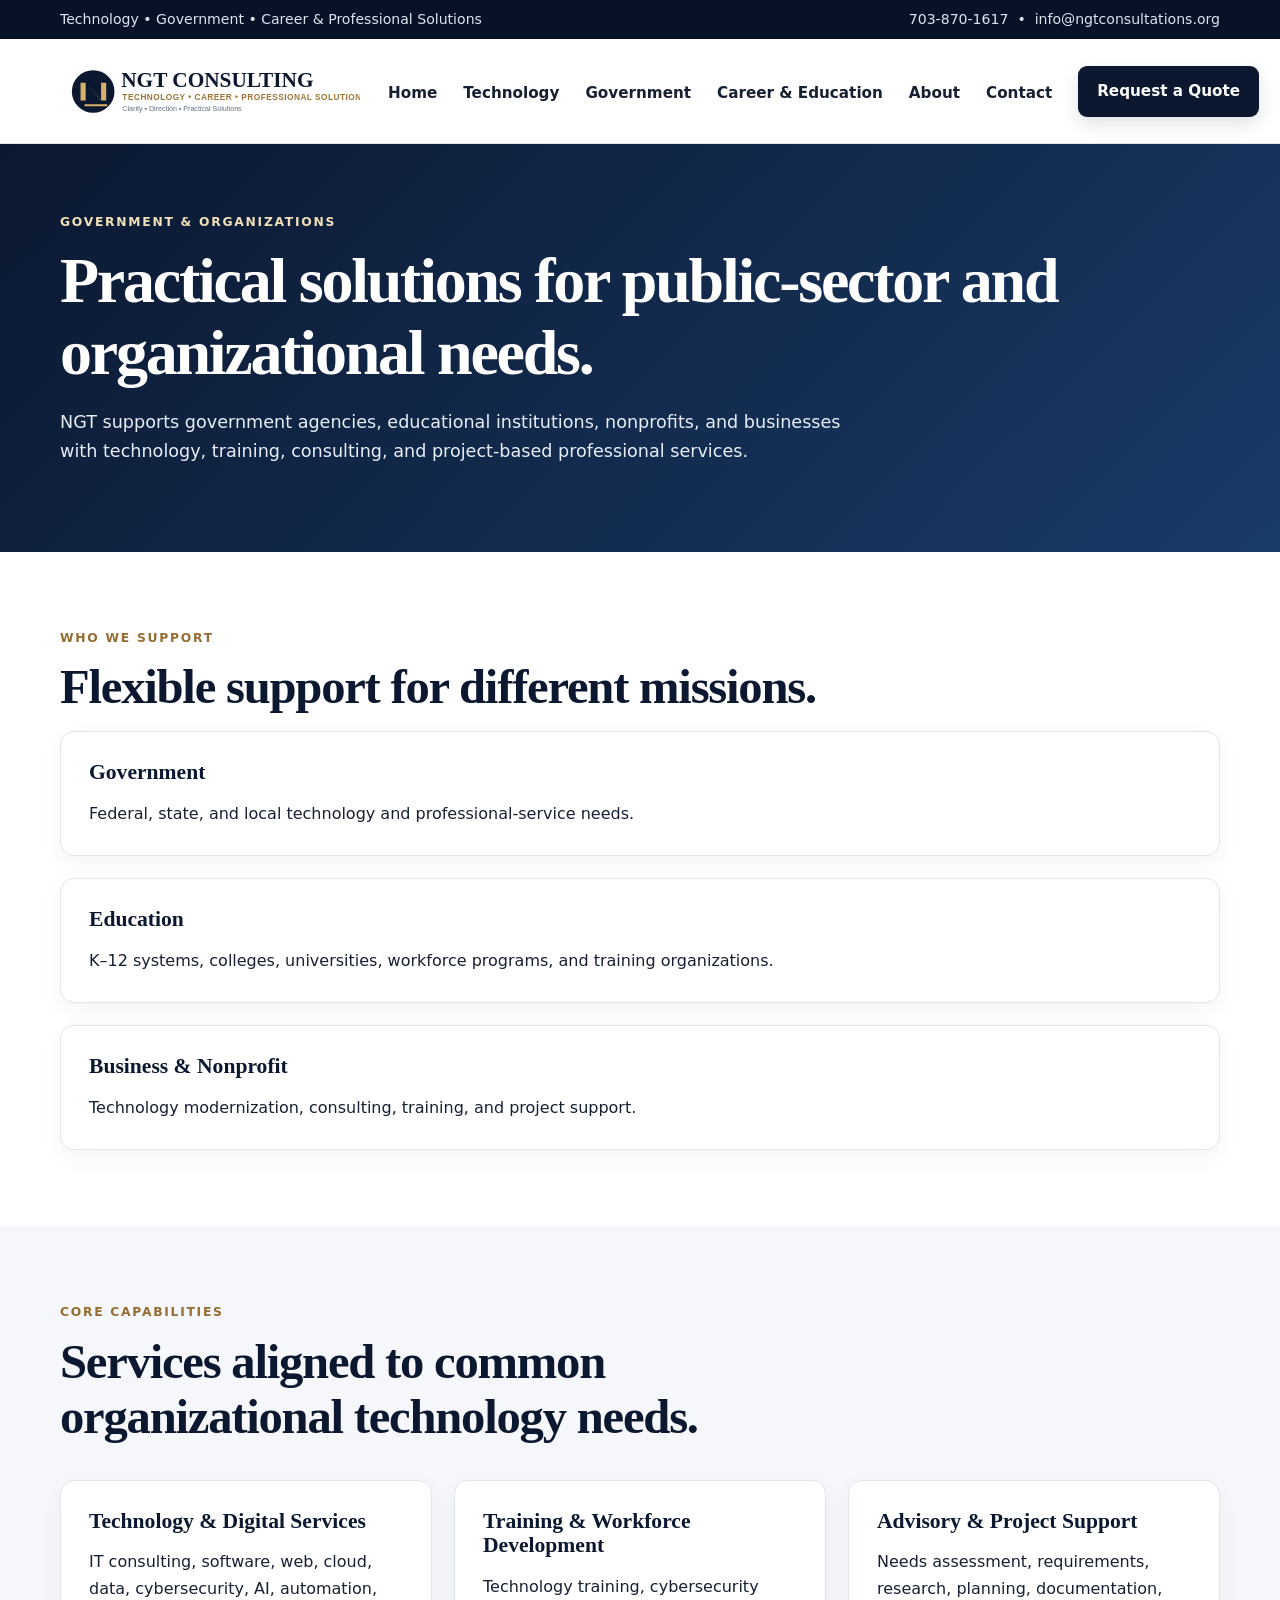
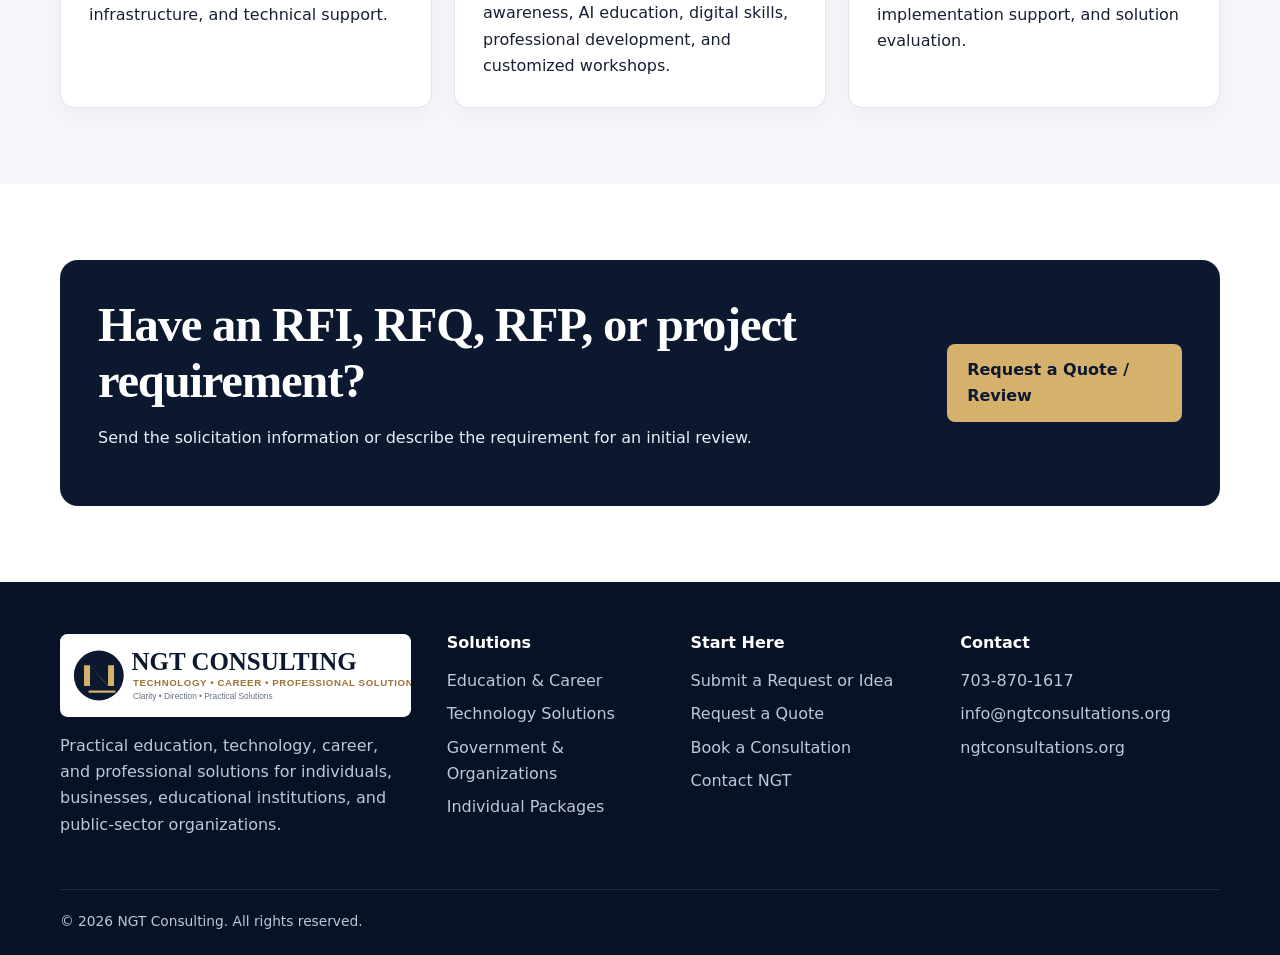
<file: government.html>
<!doctype html>
<html lang="en">
<head>
<meta charset="utf-8">
<meta name="viewport" content="width=device-width,initial-scale=1">
<title>Government &amp; Organizations | NGT Consulting</title>
<meta name="description" content="Technology, training, consulting, and project support for government, education, businesses, and nonprofits.">
<meta name="theme-color" content="#0b1830">
<link rel="icon" href="assets/images/logo.svg" type="image/svg+xml">
<link rel="stylesheet" href="assets/css/styles.css">
</head>
<body>

<div class="topbar"><div class="container topbar-inner">
  <span>Technology • Government • Career & Professional Solutions</span>
  <span><a href="tel:7038701617">703-870-1617</a> &nbsp;•&nbsp; <a href="mailto:info@ngtconsultations.org">info@ngtconsultations.org</a></span>
</div></div>


<header class="site-header">
  <div class="container nav">
    <a class="brand" href="index.html" aria-label="NGT Consulting home">
      <img src="assets/images/logo.svg" alt="NGT Consulting">
    </a>
    <button class="menu-toggle" aria-label="Open navigation menu" aria-expanded="false">☰</button>
    <nav class="menu">
      <a href="index.html">Home</a>
      <a href="technology.html">Technology</a>
      <a href="government.html">Government</a>
      <a href="education-career.html">Career & Education</a>
      <a href="about.html">About</a>
      <a href="contact.html">Contact</a>
      <a class="btn btn-primary nav-cta" href="request.html">Request a Quote</a>
    </nav>
  </div>
</header>

<main>

<section class="page-hero"><div class="container"><div class="eyebrow light">GOVERNMENT & ORGANIZATIONS</div><h1>Practical solutions for public-sector and organizational needs.</h1><p>NGT supports government agencies, educational institutions, nonprofits, and businesses with technology, training, consulting, and project-based professional services.</p></div></section>
<section class="section"><div class="container">
<div><div class="eyebrow">WHO WE SUPPORT</div><h2>Flexible support for different missions.</h2><div class="cards mini-cards"><div class="card"><h3>Government</h3><p>Federal, state, and local technology and professional-service needs.</p></div><div class="card"><h3>Education</h3><p>K–12 systems, colleges, universities, workforce programs, and training organizations.</p></div><div class="card"><h3>Business & Nonprofit</h3><p>Technology modernization, consulting, training, and project support.</p></div></div></div>
</div></section>
<section class="section section-alt"><div class="container"><div class="section-head"><div class="eyebrow">CORE CAPABILITIES</div><h2>Services aligned to common organizational technology needs.</h2></div><div class="cards"><div class="card"><h3>Technology & Digital Services</h3><p>IT consulting, software, web, cloud, data, cybersecurity, AI, automation, infrastructure, and technical support.</p></div><div class="card"><h3>Training & Workforce Development</h3><p>Technology training, cybersecurity awareness, AI education, digital skills, professional development, and customized workshops.</p></div><div class="card"><h3>Advisory & Project Support</h3><p>Needs assessment, requirements, research, planning, documentation, implementation support, and solution evaluation.</p></div></div></div></section>
<section class="section"><div class="container cta"><div><h2>Have an RFI, RFQ, RFP, or project requirement?</h2><p>Send the solicitation information or describe the requirement for an initial review.</p></div><a class="btn btn-gold" href="request.html#quote">Request a Quote / Review</a></div></section>

</main>

<footer class="footer">
  <div class="container">
    <div class="footer-grid">
      <div>
        <img class="footer-logo" src="assets/images/logo.svg" alt="NGT Consulting">
        <p>Practical education, technology, career, and professional solutions for individuals, businesses, educational institutions, and public-sector organizations.</p>
      </div>
      <div>
        <h3>Solutions</h3>
        <a href="education-career.html">Education & Career</a>
        <a href="technology.html">Technology Solutions</a>
        <a href="government.html">Government & Organizations</a>
        <a href="packages.html">Individual Packages</a>
      </div>
      <div>
        <h3>Start Here</h3>
        <a href="request.html">Submit a Request or Idea</a>
        <a href="request.html#quote">Request a Quote</a>
        <a href="appointment.html">Book a Consultation</a>
        <a href="contact.html">Contact NGT</a>
      </div>
      <div>
        <h3>Contact</h3>
        <a href="tel:7038701617">703-870-1617</a>
        <a href="mailto:info@ngtconsultations.org">info@ngtconsultations.org</a>
        <a href="https://ngtconsultations.org">ngtconsultations.org</a>
      </div>
    </div>
    <div class="copy">© 2026 NGT Consulting. All rights reserved.</div>
  </div>
</footer>

<script src="assets/js/main.js"></script>
</body>
</html>
</file>
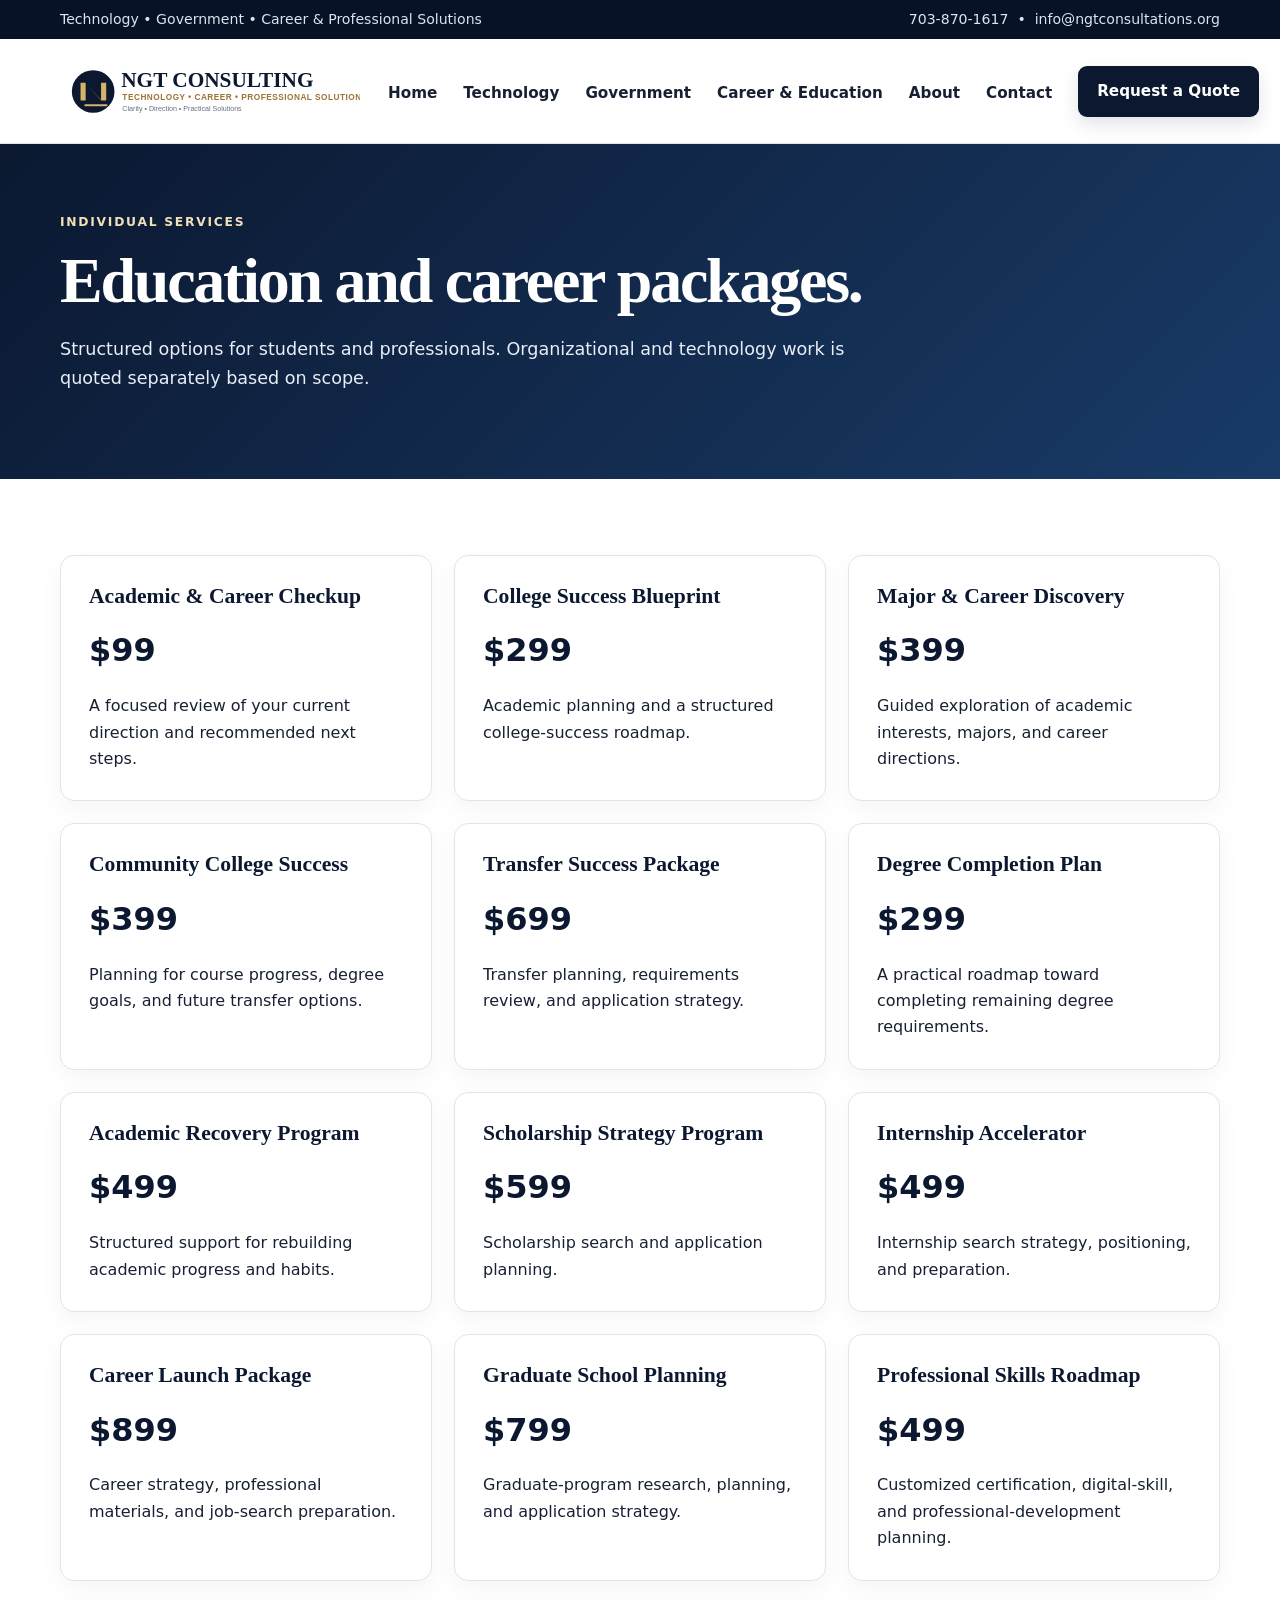
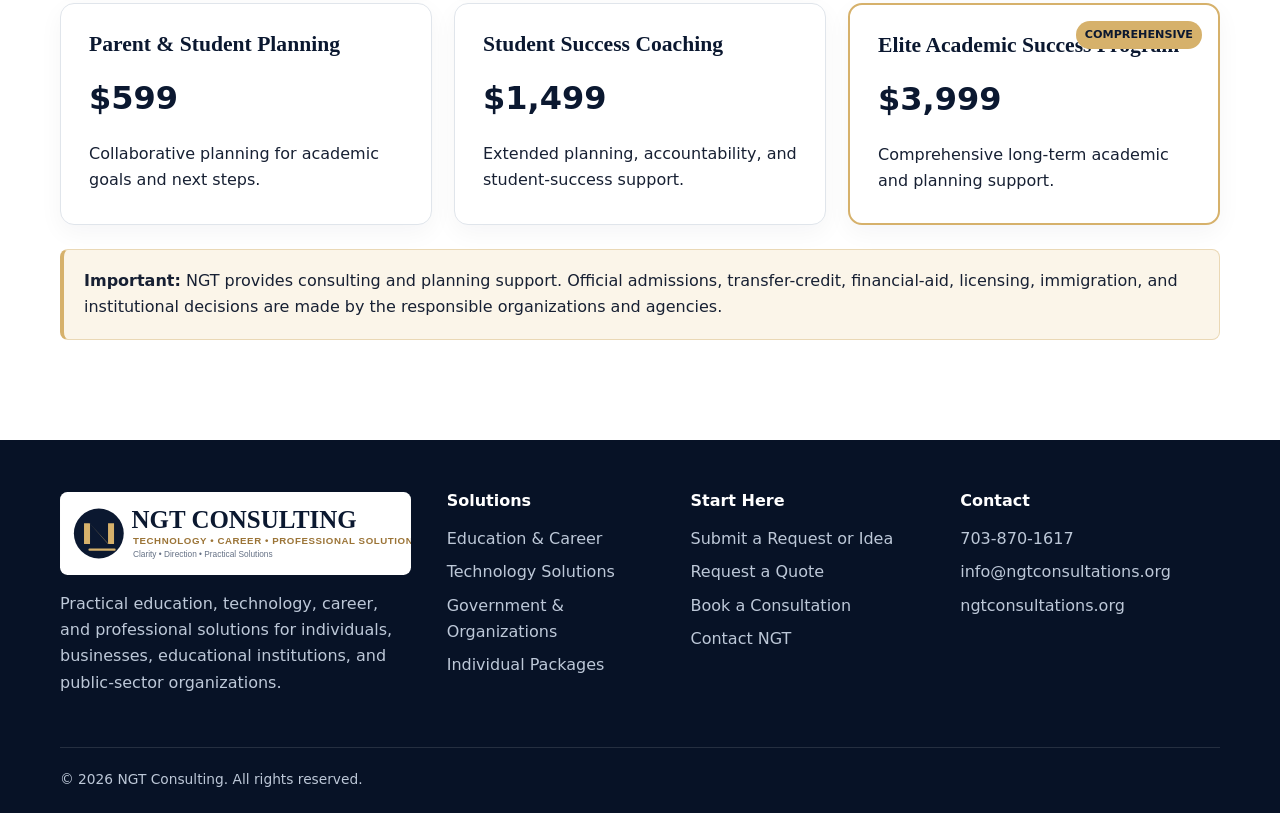
<file: packages.html>
<!doctype html>
<html lang="en">
<head>
<meta charset="utf-8">
<meta name="viewport" content="width=device-width,initial-scale=1">
<title>Packages | NGT Consulting</title>
<meta name="description" content="Individual education and career consulting packages.">
<meta name="theme-color" content="#0b1830">
<link rel="icon" href="assets/images/logo.svg" type="image/svg+xml">
<link rel="stylesheet" href="assets/css/styles.css">
</head>
<body>

<div class="topbar"><div class="container topbar-inner">
  <span>Technology • Government • Career & Professional Solutions</span>
  <span><a href="tel:7038701617">703-870-1617</a> &nbsp;•&nbsp; <a href="mailto:info@ngtconsultations.org">info@ngtconsultations.org</a></span>
</div></div>


<header class="site-header">
  <div class="container nav">
    <a class="brand" href="index.html" aria-label="NGT Consulting home">
      <img src="assets/images/logo.svg" alt="NGT Consulting">
    </a>
    <button class="menu-toggle" aria-label="Open navigation menu" aria-expanded="false">☰</button>
    <nav class="menu">
      <a href="index.html">Home</a>
      <a href="technology.html">Technology</a>
      <a href="government.html">Government</a>
      <a href="education-career.html">Career & Education</a>
      <a href="about.html">About</a>
      <a href="contact.html">Contact</a>
      <a class="btn btn-primary nav-cta" href="request.html">Request a Quote</a>
    </nav>
  </div>
</header>

<main>

<section class="page-hero"><div class="container"><div class="eyebrow light">INDIVIDUAL SERVICES</div><h1>Education and career packages.</h1><p>Structured options for students and professionals. Organizational and technology work is quoted separately based on scope.</p></div></section>
<section class="section"><div class="container"><div class="price-grid">
<div class="card package"><h3>Academic & Career Checkup</h3><div class="price">$99</div><p>A focused review of your current direction and recommended next steps.</p></div>
<div class="card package"><h3>College Success Blueprint</h3><div class="price">$299</div><p>Academic planning and a structured college-success roadmap.</p></div>
<div class="card package"><h3>Major & Career Discovery</h3><div class="price">$399</div><p>Guided exploration of academic interests, majors, and career directions.</p></div>
<div class="card package"><h3>Community College Success</h3><div class="price">$399</div><p>Planning for course progress, degree goals, and future transfer options.</p></div>
<div class="card package"><h3>Transfer Success Package</h3><div class="price">$699</div><p>Transfer planning, requirements review, and application strategy.</p></div>
<div class="card package"><h3>Degree Completion Plan</h3><div class="price">$299</div><p>A practical roadmap toward completing remaining degree requirements.</p></div>
<div class="card package"><h3>Academic Recovery Program</h3><div class="price">$499</div><p>Structured support for rebuilding academic progress and habits.</p></div>
<div class="card package"><h3>Scholarship Strategy Program</h3><div class="price">$599</div><p>Scholarship search and application planning.</p></div>
<div class="card package"><h3>Internship Accelerator</h3><div class="price">$499</div><p>Internship search strategy, positioning, and preparation.</p></div>
<div class="card package"><h3>Career Launch Package</h3><div class="price">$899</div><p>Career strategy, professional materials, and job-search preparation.</p></div>
<div class="card package"><h3>Graduate School Planning</h3><div class="price">$799</div><p>Graduate-program research, planning, and application strategy.</p></div>
<div class="card package"><h3>Professional Skills Roadmap</h3><div class="price">$499</div><p>Customized certification, digital-skill, and professional-development planning.</p></div>
<div class="card package"><h3>Parent & Student Planning</h3><div class="price">$599</div><p>Collaborative planning for academic goals and next steps.</p></div>
<div class="card package"><h3>Student Success Coaching</h3><div class="price">$1,499</div><p>Extended planning, accountability, and student-success support.</p></div>
<div class="card package featured"><span class="badge">COMPREHENSIVE</span><h3>Elite Academic Success Program</h3><div class="price">$3,999</div><p>Comprehensive long-term academic and planning support.</p></div>
</div>
<div class="banner"><strong>Important:</strong> NGT provides consulting and planning support. Official admissions, transfer-credit, financial-aid, licensing, immigration, and institutional decisions are made by the responsible organizations and agencies.</div>
</div></section>

</main>

<footer class="footer">
  <div class="container">
    <div class="footer-grid">
      <div>
        <img class="footer-logo" src="assets/images/logo.svg" alt="NGT Consulting">
        <p>Practical education, technology, career, and professional solutions for individuals, businesses, educational institutions, and public-sector organizations.</p>
      </div>
      <div>
        <h3>Solutions</h3>
        <a href="education-career.html">Education & Career</a>
        <a href="technology.html">Technology Solutions</a>
        <a href="government.html">Government & Organizations</a>
        <a href="packages.html">Individual Packages</a>
      </div>
      <div>
        <h3>Start Here</h3>
        <a href="request.html">Submit a Request or Idea</a>
        <a href="request.html#quote">Request a Quote</a>
        <a href="appointment.html">Book a Consultation</a>
        <a href="contact.html">Contact NGT</a>
      </div>
      <div>
        <h3>Contact</h3>
        <a href="tel:7038701617">703-870-1617</a>
        <a href="mailto:info@ngtconsultations.org">info@ngtconsultations.org</a>
        <a href="https://ngtconsultations.org">ngtconsultations.org</a>
      </div>
    </div>
    <div class="copy">© 2026 NGT Consulting. All rights reserved.</div>
  </div>
</footer>

<script src="assets/js/main.js"></script>
</body>
</html>
</file>
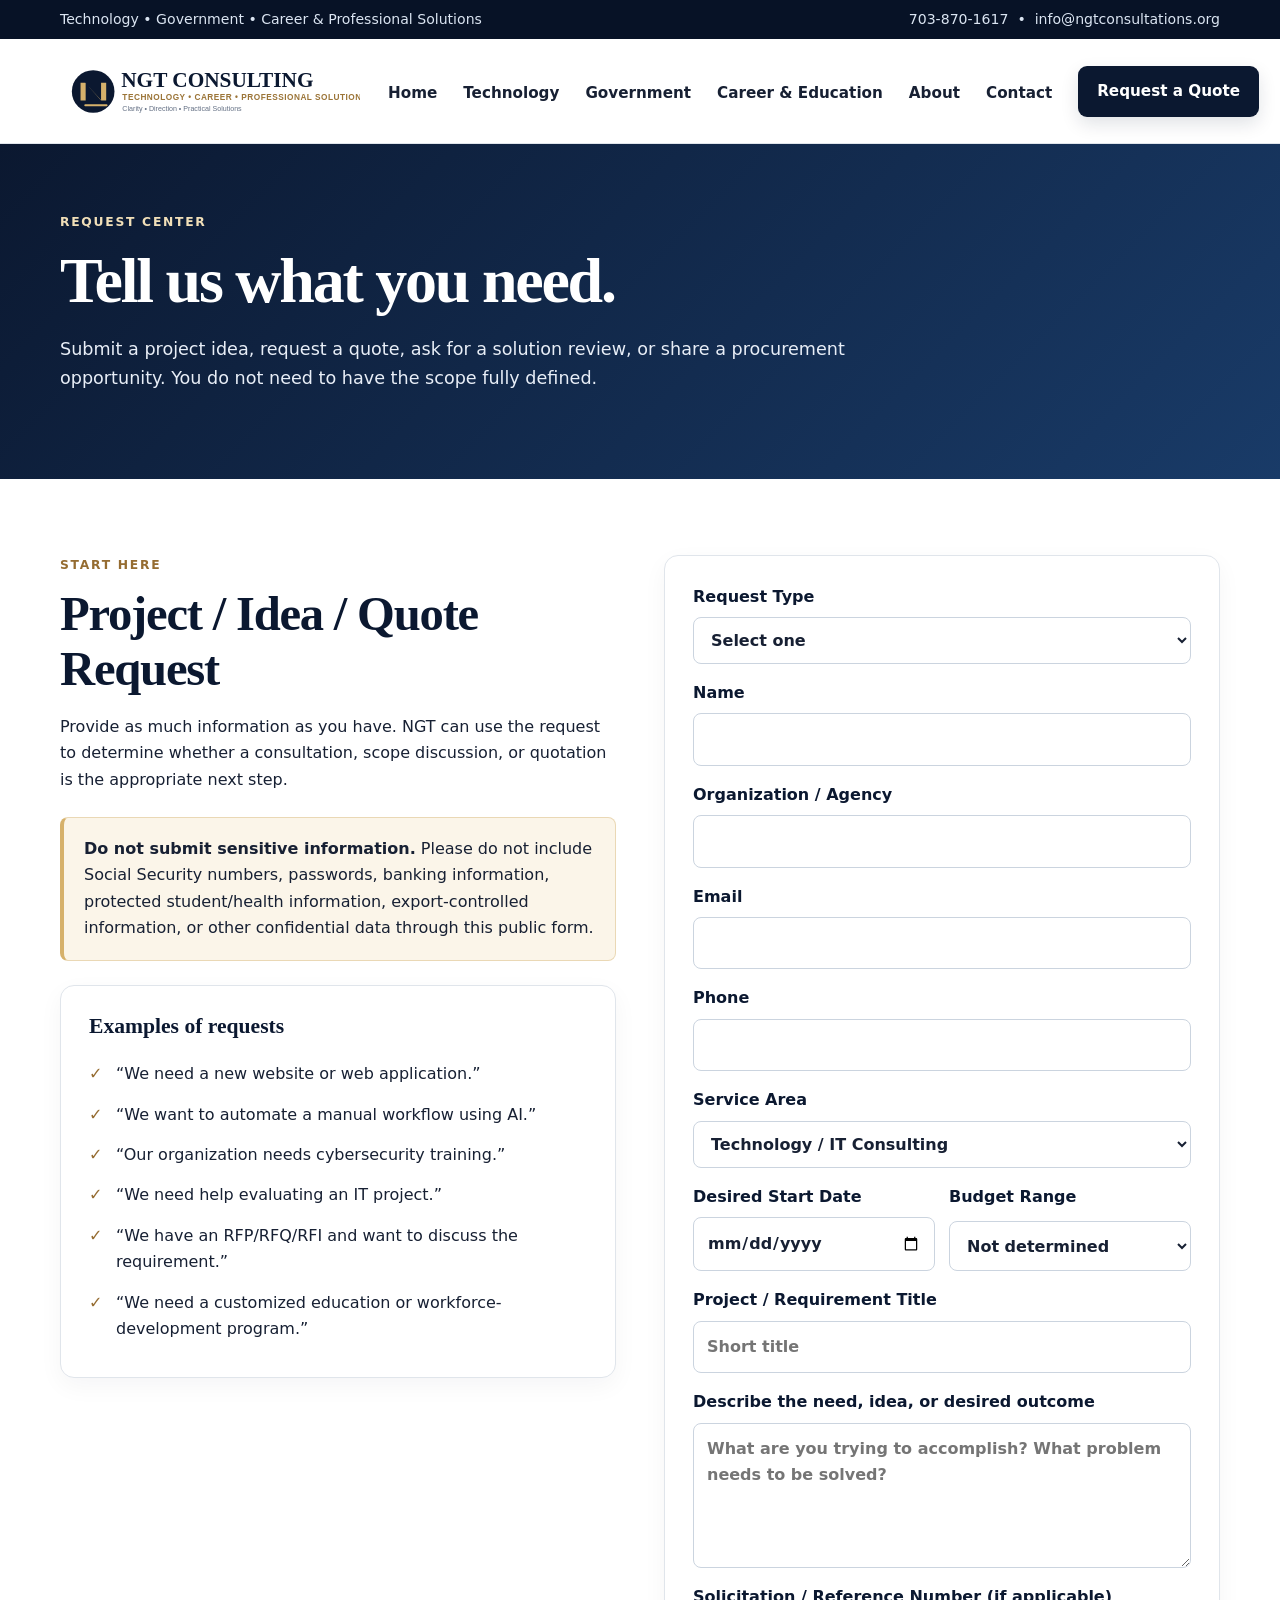
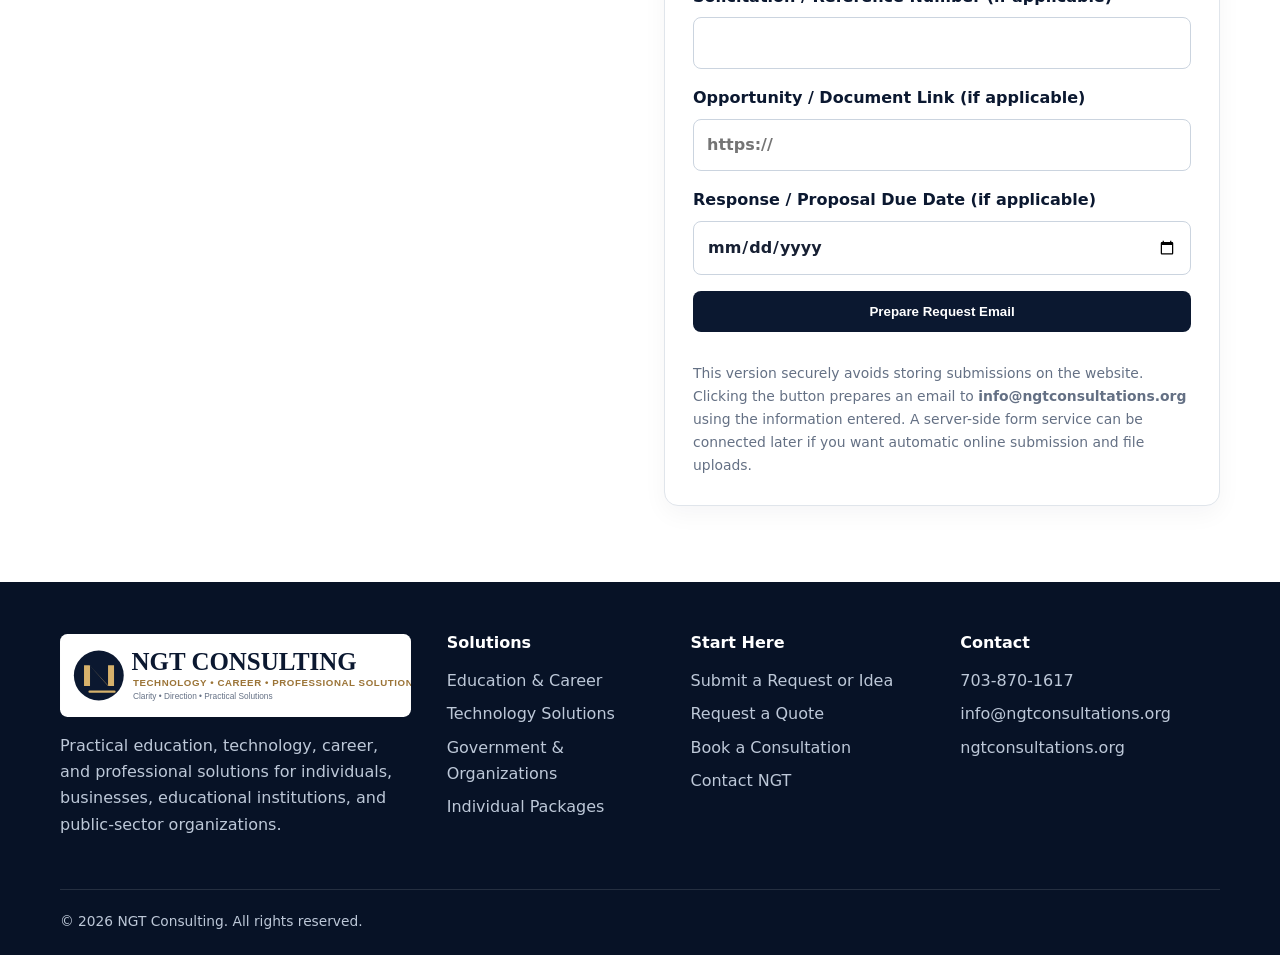
<file: request.html>
<!doctype html>
<html lang="en">
<head>
<meta charset="utf-8">
<meta name="viewport" content="width=device-width,initial-scale=1">
<title>Request Center | NGT Consulting</title>
<meta name="description" content="Submit a project idea, request a quote, or share a government or organizational requirement.">
<meta name="theme-color" content="#0b1830">
<link rel="icon" href="assets/images/logo.svg" type="image/svg+xml">
<link rel="stylesheet" href="assets/css/styles.css">
</head>
<body>

<div class="topbar"><div class="container topbar-inner">
  <span>Technology • Government • Career & Professional Solutions</span>
  <span><a href="tel:7038701617">703-870-1617</a> &nbsp;•&nbsp; <a href="mailto:info@ngtconsultations.org">info@ngtconsultations.org</a></span>
</div></div>


<header class="site-header">
  <div class="container nav">
    <a class="brand" href="index.html" aria-label="NGT Consulting home">
      <img src="assets/images/logo.svg" alt="NGT Consulting">
    </a>
    <button class="menu-toggle" aria-label="Open navigation menu" aria-expanded="false">☰</button>
    <nav class="menu">
      <a href="index.html">Home</a>
      <a href="technology.html">Technology</a>
      <a href="government.html">Government</a>
      <a href="education-career.html">Career & Education</a>
      <a href="about.html">About</a>
      <a href="contact.html">Contact</a>
      <a class="btn btn-primary nav-cta" href="request.html">Request a Quote</a>
    </nav>
  </div>
</header>

<main>

<section class="page-hero"><div class="container"><div class="eyebrow light">REQUEST CENTER</div><h1>Tell us what you need.</h1><p>Submit a project idea, request a quote, ask for a solution review, or share a procurement opportunity. You do not need to have the scope fully defined.</p></div></section>
<section class="section" id="quote"><div class="container request-layout">
<div><div class="eyebrow">START HERE</div><h2>Project / Idea / Quote Request</h2><p>Provide as much information as you have. NGT can use the request to determine whether a consultation, scope discussion, or quotation is the appropriate next step.</p>
<div class="note"><strong>Do not submit sensitive information.</strong> Please do not include Social Security numbers, passwords, banking information, protected student/health information, export-controlled information, or other confidential data through this public form.</div>
<div class="card compact"><h3>Examples of requests</h3><ul class="checklist"><li>“We need a new website or web application.”</li><li>“We want to automate a manual workflow using AI.”</li><li>“Our organization needs cybersecurity training.”</li><li>“We need help evaluating an IT project.”</li><li>“We have an RFP/RFQ/RFI and want to discuss the requirement.”</li><li>“We need a customized education or workforce-development program.”</li></ul></div></div>
<div class="card">
<form class="form request-form" data-request-form>
<label>Request Type<select name="request_type" required><option value="">Select one</option><option>Request a Quote</option><option>Submit a Project Idea</option><option>Technology Consulting Request</option><option>Government / RFP / RFQ / RFI</option><option>Education / Training Request</option><option>Partnership / Subcontracting Inquiry</option><option>General Inquiry</option></select></label>
<label>Name<input name="name" required autocomplete="name"></label>
<label>Organization / Agency<input name="organization" autocomplete="organization"></label>
<label>Email<input name="email" type="email" required autocomplete="email"></label>
<label>Phone<input name="phone" autocomplete="tel"></label>
<label>Service Area<select name="service"><option>Technology / IT Consulting</option><option>AI & Automation</option><option>Software / Web Development</option><option>Cybersecurity</option><option>Data & Analytics</option><option>Cloud / Infrastructure</option><option>EdTech / LMS</option><option>Technology Training</option><option>Education & Career Consulting</option><option>Other / Not Sure</option></select></label>
<div class="form-row"><label>Desired Start Date<input name="start_date" type="date"></label><label>Budget Range<select name="budget"><option>Not determined</option><option>Under $5,000</option><option>$5,000–$15,000</option><option>$15,000–$50,000</option><option>$50,000–$100,000</option><option>$100,000+</option></select></label></div>
<label>Project / Requirement Title<input name="title" placeholder="Short title"></label>
<label>Describe the need, idea, or desired outcome<textarea name="details" required placeholder="What are you trying to accomplish? What problem needs to be solved?"></textarea></label>
<label>Solicitation / Reference Number (if applicable)<input name="solicitation"></label>
<label>Opportunity / Document Link (if applicable)<input name="reference_url" type="url" placeholder="https://"></label>
<label>Response / Proposal Due Date (if applicable)<input name="due_date" type="date"></label>
<button class="btn btn-primary" type="submit">Prepare Request Email</button>
<p class="notice">This version securely avoids storing submissions on the website. Clicking the button prepares an email to <strong>info@ngtconsultations.org</strong> using the information entered. A server-side form service can be connected later if you want automatic online submission and file uploads.</p>
</form>
</div></div></section>

</main>

<footer class="footer">
  <div class="container">
    <div class="footer-grid">
      <div>
        <img class="footer-logo" src="assets/images/logo.svg" alt="NGT Consulting">
        <p>Practical education, technology, career, and professional solutions for individuals, businesses, educational institutions, and public-sector organizations.</p>
      </div>
      <div>
        <h3>Solutions</h3>
        <a href="education-career.html">Education & Career</a>
        <a href="technology.html">Technology Solutions</a>
        <a href="government.html">Government & Organizations</a>
        <a href="packages.html">Individual Packages</a>
      </div>
      <div>
        <h3>Start Here</h3>
        <a href="request.html">Submit a Request or Idea</a>
        <a href="request.html#quote">Request a Quote</a>
        <a href="appointment.html">Book a Consultation</a>
        <a href="contact.html">Contact NGT</a>
      </div>
      <div>
        <h3>Contact</h3>
        <a href="tel:7038701617">703-870-1617</a>
        <a href="mailto:info@ngtconsultations.org">info@ngtconsultations.org</a>
        <a href="https://ngtconsultations.org">ngtconsultations.org</a>
      </div>
    </div>
    <div class="copy">© 2026 NGT Consulting. All rights reserved.</div>
  </div>
</footer>

<script src="assets/js/main.js"></script>
</body>
</html>
</file>
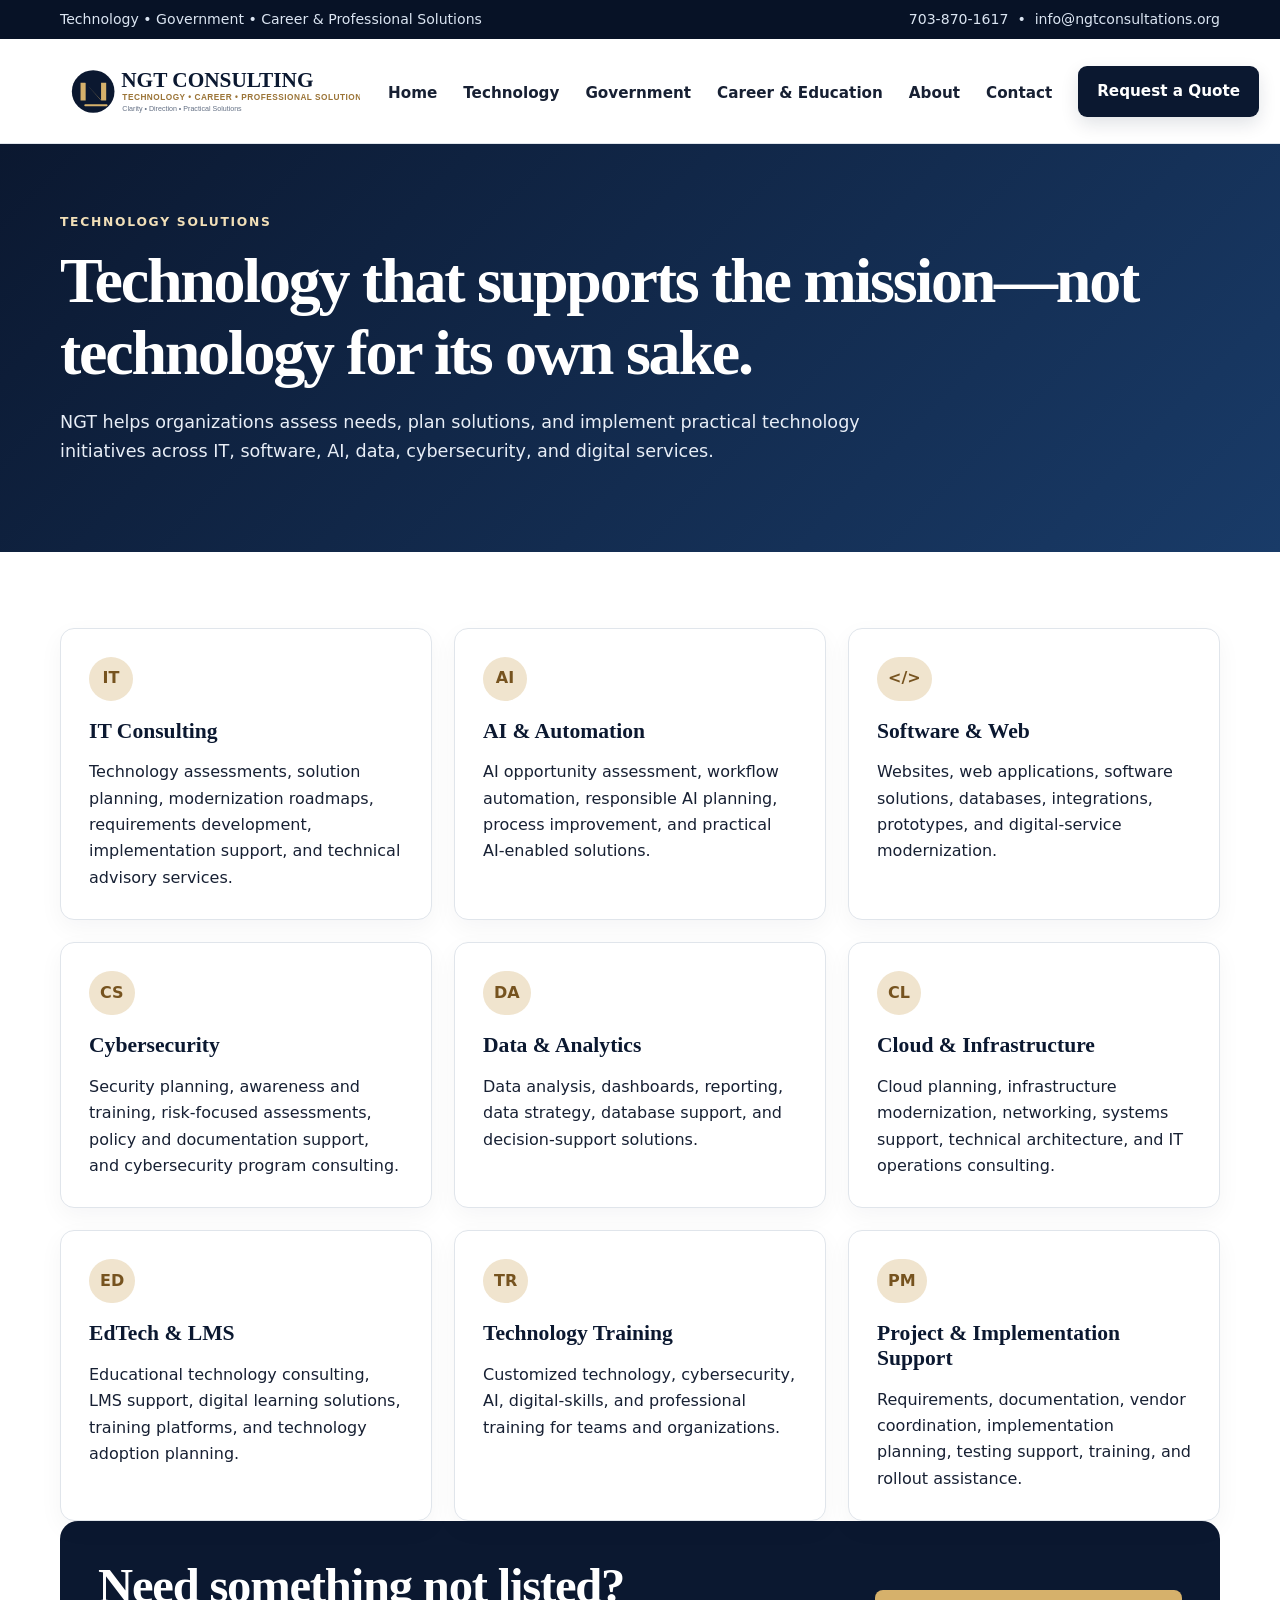
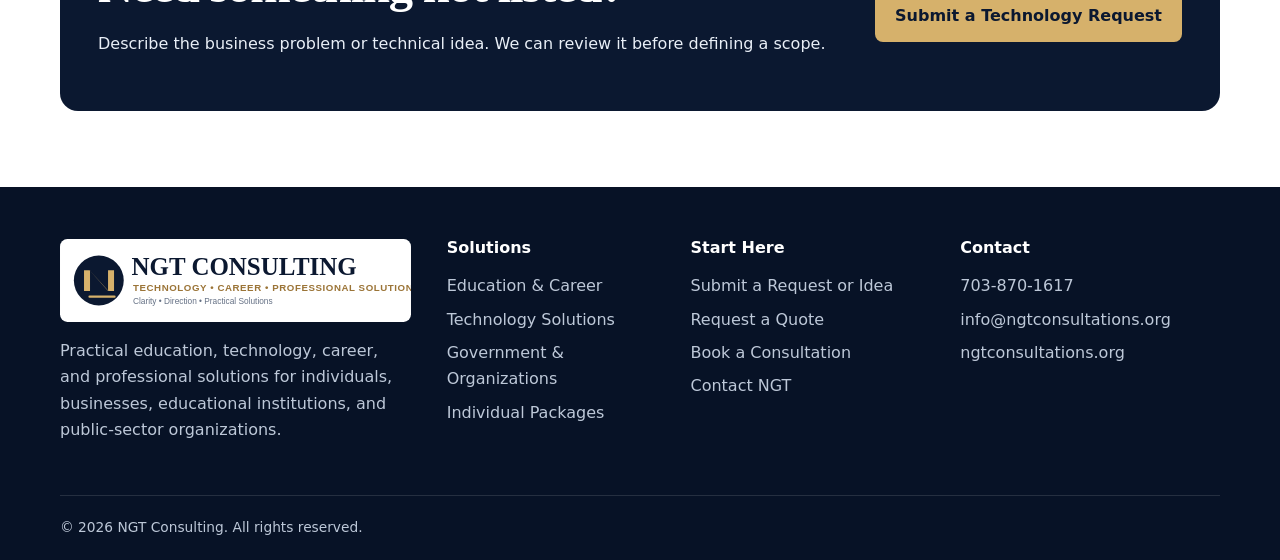
<file: technology.html>
<!doctype html>
<html lang="en">
<head>
<meta charset="utf-8">
<meta name="viewport" content="width=device-width,initial-scale=1">
<title>Technology Solutions | NGT Consulting</title>
<meta name="description" content="IT consulting, AI, software, cybersecurity, data, cloud, EdTech, and technology training.">
<meta name="theme-color" content="#0b1830">
<link rel="icon" href="assets/images/logo.svg" type="image/svg+xml">
<link rel="stylesheet" href="assets/css/styles.css">
</head>
<body>

<div class="topbar"><div class="container topbar-inner">
  <span>Technology • Government • Career & Professional Solutions</span>
  <span><a href="tel:7038701617">703-870-1617</a> &nbsp;•&nbsp; <a href="mailto:info@ngtconsultations.org">info@ngtconsultations.org</a></span>
</div></div>


<header class="site-header">
  <div class="container nav">
    <a class="brand" href="index.html" aria-label="NGT Consulting home">
      <img src="assets/images/logo.svg" alt="NGT Consulting">
    </a>
    <button class="menu-toggle" aria-label="Open navigation menu" aria-expanded="false">☰</button>
    <nav class="menu">
      <a href="index.html">Home</a>
      <a href="technology.html">Technology</a>
      <a href="government.html">Government</a>
      <a href="education-career.html">Career & Education</a>
      <a href="about.html">About</a>
      <a href="contact.html">Contact</a>
      <a class="btn btn-primary nav-cta" href="request.html">Request a Quote</a>
    </nav>
  </div>
</header>

<main>

<section class="page-hero"><div class="container"><div class="eyebrow light">TECHNOLOGY SOLUTIONS</div><h1>Technology that supports the mission—not technology for its own sake.</h1><p>NGT helps organizations assess needs, plan solutions, and implement practical technology initiatives across IT, software, AI, data, cybersecurity, and digital services.</p></div></section>
<section class="section"><div class="container">
<div class="cards service-cards">
<article class="card"><div class="icon">IT</div><h3>IT Consulting</h3><p>Technology assessments, solution planning, modernization roadmaps, requirements development, implementation support, and technical advisory services.</p></article>
<article class="card"><div class="icon">AI</div><h3>AI & Automation</h3><p>AI opportunity assessment, workflow automation, responsible AI planning, process improvement, and practical AI-enabled solutions.</p></article>
<article class="card"><div class="icon">&lt;/&gt;</div><h3>Software & Web</h3><p>Websites, web applications, software solutions, databases, integrations, prototypes, and digital-service modernization.</p></article>
<article class="card"><div class="icon">CS</div><h3>Cybersecurity</h3><p>Security planning, awareness and training, risk-focused assessments, policy and documentation support, and cybersecurity program consulting.</p></article>
<article class="card"><div class="icon">DA</div><h3>Data & Analytics</h3><p>Data analysis, dashboards, reporting, data strategy, database support, and decision-support solutions.</p></article>
<article class="card"><div class="icon">CL</div><h3>Cloud & Infrastructure</h3><p>Cloud planning, infrastructure modernization, networking, systems support, technical architecture, and IT operations consulting.</p></article>
<article class="card"><div class="icon">ED</div><h3>EdTech & LMS</h3><p>Educational technology consulting, LMS support, digital learning solutions, training platforms, and technology adoption planning.</p></article>
<article class="card"><div class="icon">TR</div><h3>Technology Training</h3><p>Customized technology, cybersecurity, AI, digital-skills, and professional training for teams and organizations.</p></article>
<article class="card"><div class="icon">PM</div><h3>Project & Implementation Support</h3><p>Requirements, documentation, vendor coordination, implementation planning, testing support, training, and rollout assistance.</p></article>
</div>
<div class="cta reveal"><div><h2>Need something not listed?</h2><p>Describe the business problem or technical idea. We can review it before defining a scope.</p></div><a class="btn btn-gold" href="request.html">Submit a Technology Request</a></div>
</div></section>

</main>

<footer class="footer">
  <div class="container">
    <div class="footer-grid">
      <div>
        <img class="footer-logo" src="assets/images/logo.svg" alt="NGT Consulting">
        <p>Practical education, technology, career, and professional solutions for individuals, businesses, educational institutions, and public-sector organizations.</p>
      </div>
      <div>
        <h3>Solutions</h3>
        <a href="education-career.html">Education & Career</a>
        <a href="technology.html">Technology Solutions</a>
        <a href="government.html">Government & Organizations</a>
        <a href="packages.html">Individual Packages</a>
      </div>
      <div>
        <h3>Start Here</h3>
        <a href="request.html">Submit a Request or Idea</a>
        <a href="request.html#quote">Request a Quote</a>
        <a href="appointment.html">Book a Consultation</a>
        <a href="contact.html">Contact NGT</a>
      </div>
      <div>
        <h3>Contact</h3>
        <a href="tel:7038701617">703-870-1617</a>
        <a href="mailto:info@ngtconsultations.org">info@ngtconsultations.org</a>
        <a href="https://ngtconsultations.org">ngtconsultations.org</a>
      </div>
    </div>
    <div class="copy">© 2026 NGT Consulting. All rights reserved.</div>
  </div>
</footer>

<script src="assets/js/main.js"></script>
</body>
</html>
</file>
<file: assets/css/styles.css>
/* ========================================
   NGT CONSULTING
   MAIN STYLESHEET
======================================== */


:root {

    --navy:#0b1830;
    --navy2:#142b4d;

    --gold:#d6b16b;
    --gold2:#f1dfb8;

    --ink:#172033;
    --muted:#647084;

    --soft:#f5f7fa;
    --line:#e0e5eb;

    --white:#ffffff;

    --shadow:
        0 18px 45px rgba(11,24,48,.10);
}



/* ========================================
   BASE
======================================== */

* {
    box-sizing:border-box;
}


html {
    scroll-behavior:smooth;
}


body {

    margin:0;

    font-family:
        Inter,
        ui-sans-serif,
        system-ui,
        -apple-system,
        BlinkMacSystemFont,
        "Segoe UI",
        sans-serif;

    color:var(--ink);

    background:#ffffff;

    line-height:1.65;
}


a {
    color:inherit;
    text-decoration:none;
}


img {
    max-width:100%;
    display:block;
}


.container {

    width:min(
        1160px,
        calc(100% - 40px)
    );

    margin:auto;
}



/* ========================================
   TOP BAR
======================================== */

.topbar {

    background:#071226;

    color:#dbe5f2;

    font-size:.88rem;
}


.topbar-inner {

    display:flex;

    justify-content:space-between;

    gap:20px;

    padding:8px 0;
}


.topbar a:hover {
    color:#ffffff;
}



/* ========================================
   HEADER
======================================== */

.site-header {

    position:sticky;

    top:0;

    z-index:50;

    background:
        rgba(255,255,255,.97);

    backdrop-filter:
        blur(12px);

    border-bottom:
        1px solid var(--line);
}


.nav {

    min-height:104px;

    display:flex;

    align-items:center;

    justify-content:space-between;

    gap:28px;
}


.brand {
    flex:0 0 auto;
}


/* HEADER LOGO */

.brand img {

    width:300px;

    height:auto;

    filter:none;
}



/* ========================================
   NAVIGATION
======================================== */

.menu {

    display:flex;

    align-items:center;

    justify-content:flex-end;

    gap:26px;

    font-weight:700;

    font-size:.95rem;

    white-space:nowrap;
}


.menu > a:not(.btn) {

    position:relative;

    padding:38px 0 34px;
}


.menu > a:not(.btn)::after {

    content:"";

    position:absolute;

    left:0;

    right:100%;

    bottom:27px;

    height:2px;

    background:var(--gold);

    transition:.2s;
}


.menu > a:not(.btn):hover {
    color:#946a2e;
}


.menu > a:not(.btn):hover::after {
    right:0;
}


.menu-toggle {

    display:none;

    border:
        1px solid var(--line);

    background:#ffffff;

    border-radius:9px;

    padding:8px 11px;

    font-size:1.35rem;
}



/* ========================================
   BUTTONS
======================================== */

.btn {

    display:inline-flex;

    align-items:center;

    justify-content:center;

    border:
        1px solid transparent;

    border-radius:8px;

    padding:12px 19px;

    font-weight:800;

    cursor:pointer;

    transition:.2s;
}


.btn:hover {
    transform:translateY(-1px);
}


.btn-primary {

    background:var(--navy);

    color:#ffffff;
}


.btn-primary:hover {
    background:var(--navy2);
}


.btn-secondary {

    background:#ffffff;

    border-color:#cdd5df;

    color:var(--navy);
}


.btn-gold {

    background:var(--gold);

    color:var(--navy);
}


.nav-cta {

    padding:12px 18px;

    border-radius:9px;

    box-shadow:
        0 7px 18px rgba(11,24,48,.12);
}



/* ========================================
   HERO
======================================== */

.hero {

    background:
        linear-gradient(
            135deg,
            #f9fafc 0%,
            #ffffff 55%,
            #f3ead8 100%
        );

    padding:90px 0;
}


.hero-grid {

    display:grid;

    grid-template-columns:
        1.08fr .92fr;

    gap:60px;

    align-items:center;
}


.eyebrow {

    font-size:.77rem;

    letter-spacing:.14em;

    font-weight:900;

    color:#956c31;

    margin-bottom:12px;
}


.eyebrow.light {
    color:var(--gold2);
}


h1,
h2,
h3 {

    font-family:
        Georgia,
        "Times New Roman",
        serif;

    color:var(--navy);

    line-height:1.14;

    margin:0 0 16px;
}


h1 {

    font-size:
        clamp(
            2.75rem,
            5.6vw,
            5rem
        );

    letter-spacing:-.035em;
}


h2 {

    font-size:
        clamp(
            2rem,
            3.8vw,
            3.15rem
        );

    letter-spacing:-.025em;
}


h3 {
    font-size:1.35rem;
}


.lead {

    font-size:1.18rem;

    color:#4d5a6d;

    max-width:760px;
}


.hero-actions,
.center-actions {

    display:flex;

    gap:12px;

    flex-wrap:wrap;

    margin-top:28px;
}


.hero-panel {

    background:var(--navy);

    color:#e8eef7;

    padding:38px;

    border-radius:18px;

    box-shadow:var(--shadow);
}


.hero-panel h2 {

    color:#ffffff;

    font-size:2.2rem;
}


.hero-panel ul {
    padding-left:22px;
}


.trust-row {

    display:grid;

    grid-template-columns:
        repeat(3,1fr);

    gap:18px;

    margin-top:34px;

    color:#657185;

    font-size:.91rem;
}


.trust-row strong {

    display:block;

    color:var(--navy);

    font-size:1rem;
}



/* ========================================
   SECTIONS
======================================== */

.section {
    padding:76px 0;
}


.section-alt {
    background:var(--soft);
}


.section-head {

    max-width:790px;

    margin-bottom:34px;
}



/* ========================================
   CARDS
======================================== */

.cards,
.price-grid {

    display:grid;

    grid-template-columns:
        repeat(3,1fr);

    gap:22px;
}


.service-cards {

    grid-template-columns:
        repeat(3,1fr);
}


.card {

    background:#ffffff;

    border:
        1px solid var(--line);

    border-radius:14px;

    padding:28px;

    box-shadow:
        0 8px 25px rgba(11,24,48,.045);
}


.card p:last-child {
    margin-bottom:0;
}


.icon {

    min-width:44px;

    width:max-content;

    height:44px;

    padding:0 11px;

    border-radius:999px;

    display:grid;

    place-items:center;

    background:#f0e4ce;

    color:#76531f;

    font-weight:900;

    margin-bottom:18px;
}


.service-link {

    color:#8c652b;

    font-weight:800;
}



/* ========================================
   COLUMNS
======================================== */

.two-col,
.request-layout {

    display:grid;

    grid-template-columns:
        1fr 1fr;

    gap:48px;

    align-items:start;
}


.service-block {

    display:grid;

    grid-template-columns:
        .9fr 1.1fr;

    gap:50px;

    align-items:start;

    padding:35px 0;

    border-bottom:
        1px solid var(--line);
}



/* ========================================
   CHECKLIST
======================================== */

.checklist {

    padding:0;

    list-style:none;

    margin:0;
}


.checklist li {

    position:relative;

    padding:
        7px 0 7px 27px;
}


.checklist li::before {

    content:"✓";

    position:absolute;

    left:0;

    color:#956c31;

    font-weight:900;
}



/* ========================================
   STEPS
======================================== */

.steps {

    display:grid;

    gap:18px;
}


.steps > div {

    display:grid;

    grid-template-columns:
        52px 1fr;

    column-gap:14px;
}


.steps span {

    grid-row:1/3;

    width:46px;

    height:46px;

    border-radius:50%;

    display:grid;

    place-items:center;

    background:var(--navy);

    color:#ffffff;

    font-weight:900;
}


.steps h3,
.steps p {
    margin-bottom:5px;
}



/* ========================================
   CALL TO ACTION
======================================== */

.cta {

    background:var(--navy);

    color:#e9eff7;

    padding:38px;

    border-radius:18px;

    display:flex;

    align-items:center;

    justify-content:space-between;

    gap:30px;
}


.cta h2 {
    color:#ffffff;
}



/* ========================================
   PAGE HERO
======================================== */

.page-hero {

    background:
        linear-gradient(
            135deg,
            var(--navy),
            #193b68
        );

    color:#e8eef7;

    padding:68px 0;
}


.page-hero h1 {

    color:#ffffff;

    font-size:
        clamp(
            2.55rem,
            5vw,
            4.35rem
        );
}


.page-hero p {

    font-size:1.1rem;

    max-width:800px;
}


.mini-cards {
    grid-template-columns:1fr;
}



/* ========================================
   PROCUREMENT
======================================== */

.procurement-card dl {

    display:grid;

    grid-template-columns:
        150px 1fr;

    margin:20px 0;
}


.procurement-card dt,
.procurement-card dd {

    padding:10px 0;

    border-bottom:
        1px solid var(--line);

    margin:0;
}


.procurement-card dt {
    font-weight:800;
}



/* ========================================
   PACKAGES
======================================== */

.package {
    position:relative;
}


.package.featured {

    border:
        2px solid var(--gold);
}


.badge {

    position:absolute;

    right:16px;

    top:16px;

    background:var(--gold);

    color:var(--navy);

    font-size:.7rem;

    font-weight:900;

    padding:5px 9px;

    border-radius:999px;
}


.price {

    font-size:2rem;

    font-weight:900;

    color:var(--navy);

    margin:12px 0;
}


.banner,
.note {

    background:#fbf5e9;

    border:
        1px solid #ead8b5;

    border-left:
        4px solid var(--gold);

    padding:18px 20px;

    border-radius:8px;

    margin:24px 0;
}


.compact {
    margin-top:24px;
}



/* ========================================
   FORMS
======================================== */

.form {

    display:grid;

    gap:16px;
}


.form label {

    display:grid;

    gap:7px;

    font-weight:750;

    color:var(--navy);
}


input,
select,
textarea {

    width:100%;

    font:inherit;

    padding:12px 13px;

    border:
        1px solid #cbd4df;

    border-radius:8px;

    background:#ffffff;

    color:var(--ink);
}


textarea {

    min-height:145px;

    resize:vertical;
}


input:focus,
select:focus,
textarea:focus {

    outline:
        3px solid rgba(214,177,107,.24);

    border-color:#ad8240;
}


.form-row {

    display:grid;

    grid-template-columns:
        1fr 1fr;

    gap:14px;
}


.notice {

    font-size:.87rem;

    color:var(--muted);
}


.request-links {

    display:grid;

    gap:12px;
}


.request-links a {

    display:grid;

    padding:16px;

    border:
        1px solid var(--line);

    border-radius:10px;
}


.request-links a:hover {

    border-color:var(--gold);

    background:#fffaf1;
}


.request-links span {

    color:var(--muted);

    font-size:.92rem;
}



/* ========================================
   FOOTER
======================================== */

.footer {

    background:#071226;

    color:#bdc8d8;

    padding:52px 0 22px;
}


.footer-grid {

    display:grid;

    grid-template-columns:
        1.35fr .8fr .9fr 1fr;

    gap:36px;
}


.footer h3 {

    font-family:inherit;

    color:#ffffff;

    font-size:1rem;
}


.footer a {

    display:block;

    margin:7px 0;
}


.footer a:hover {
    color:#ffffff;
}


.footer-company p {

    max-width:390px;

    margin-top:0;
}



/* ========================================
   FOOTER REAL NGT LOGO
======================================== */

/*
   IMPORTANT:
   This uses the SAME logo.svg as the header.

   There is NO:
   - letter N
   - footer-brand-icon
   - footer-brand-text
   - invert filter
*/


.footer-logo-card {

    display:inline-flex;

    align-items:center;

    justify-content:center;

    width:320px;

    max-width:100%;

    padding:12px 16px;

    margin-bottom:20px;

    background:#ffffff;

    border-radius:8px;

    overflow:hidden;
}


.footer-real-logo {

    display:block !important;

    width:288px !important;

    max-width:100% !important;

    height:auto !important;

    object-fit:contain !important;

    filter:none !important;

    opacity:1 !important;

    visibility:visible !important;

    background:transparent !important;

    margin:0 !important;

    padding:0 !important;
}



/* ========================================
   COPYRIGHT
======================================== */

.copy {

    border-top:
        1px solid rgba(255,255,255,.12);

    margin-top:35px;

    padding-top:20px;

    font-size:.86rem;
}



/* ========================================
   REVEAL ANIMATION
======================================== */

.reveal {

    opacity:0;

    transform:
        translateY(15px);

    transition:.55s;
}


.reveal.visible {

    opacity:1;

    transform:none;
}



/* ========================================
   TABLET
======================================== */

@media(max-width:1100px) {


    .menu-toggle {
        display:block;
    }


    .menu {

        display:none;

        position:absolute;

        top:104px;

        left:0;

        right:0;

        background:#ffffff;

        padding:
            18px 24px 24px;

        box-shadow:var(--shadow);

        flex-direction:column;

        align-items:stretch;

        gap:4px;
    }


    .menu > a:not(.btn) {

        padding:12px 4px;

        border-bottom:
            1px solid var(--line);
    }


    .menu > a:not(.btn)::after {
        display:none;
    }


    .nav-cta {
        margin-top:10px;
    }


    .menu.open {
        display:flex;
    }


    .hero-grid,
    .two-col,
    .request-layout,
    .service-block {

        grid-template-columns:1fr;
    }


    .cards,
    .price-grid,
    .service-cards {

        grid-template-columns:
            repeat(2,1fr);
    }


    .footer-grid {

        grid-template-columns:
            1fr 1fr;
    }

}



/* ========================================
   MOBILE
======================================== */

@media(max-width:640px) {


    .nav {
        min-height:86px;
    }


    .brand img {
        width:225px;
    }


    .menu {
        top:86px;
    }


    .container {

        width:min(
            100% - 28px,
            1160px
        );
    }


    .topbar-inner {

        flex-direction:column;

        gap:0;
    }


    .hero {
        padding:62px 0;
    }


    .section {
        padding:55px 0;
    }


    .cards,
    .price-grid,
    .service-cards,
    .footer-grid,
    .form-row {

        grid-template-columns:1fr;
    }


    .trust-row {
        grid-template-columns:1fr;
    }


    .cta {

        align-items:flex-start;

        flex-direction:column;
    }


    .procurement-card dl {
        grid-template-columns:1fr;
    }


    .procurement-card dt {
        padding-bottom:0;
    }


    .procurement-card dd {
        padding-top:2px;
    }


    /* REAL FOOTER LOGO ON MOBILE */

    .footer-logo-card {

        width:280px;

        max-width:100%;

        padding:10px 12px;
    }


    .footer-real-logo {

        width:255px !important;

        max-width:100% !important;
    }

}
</file>
